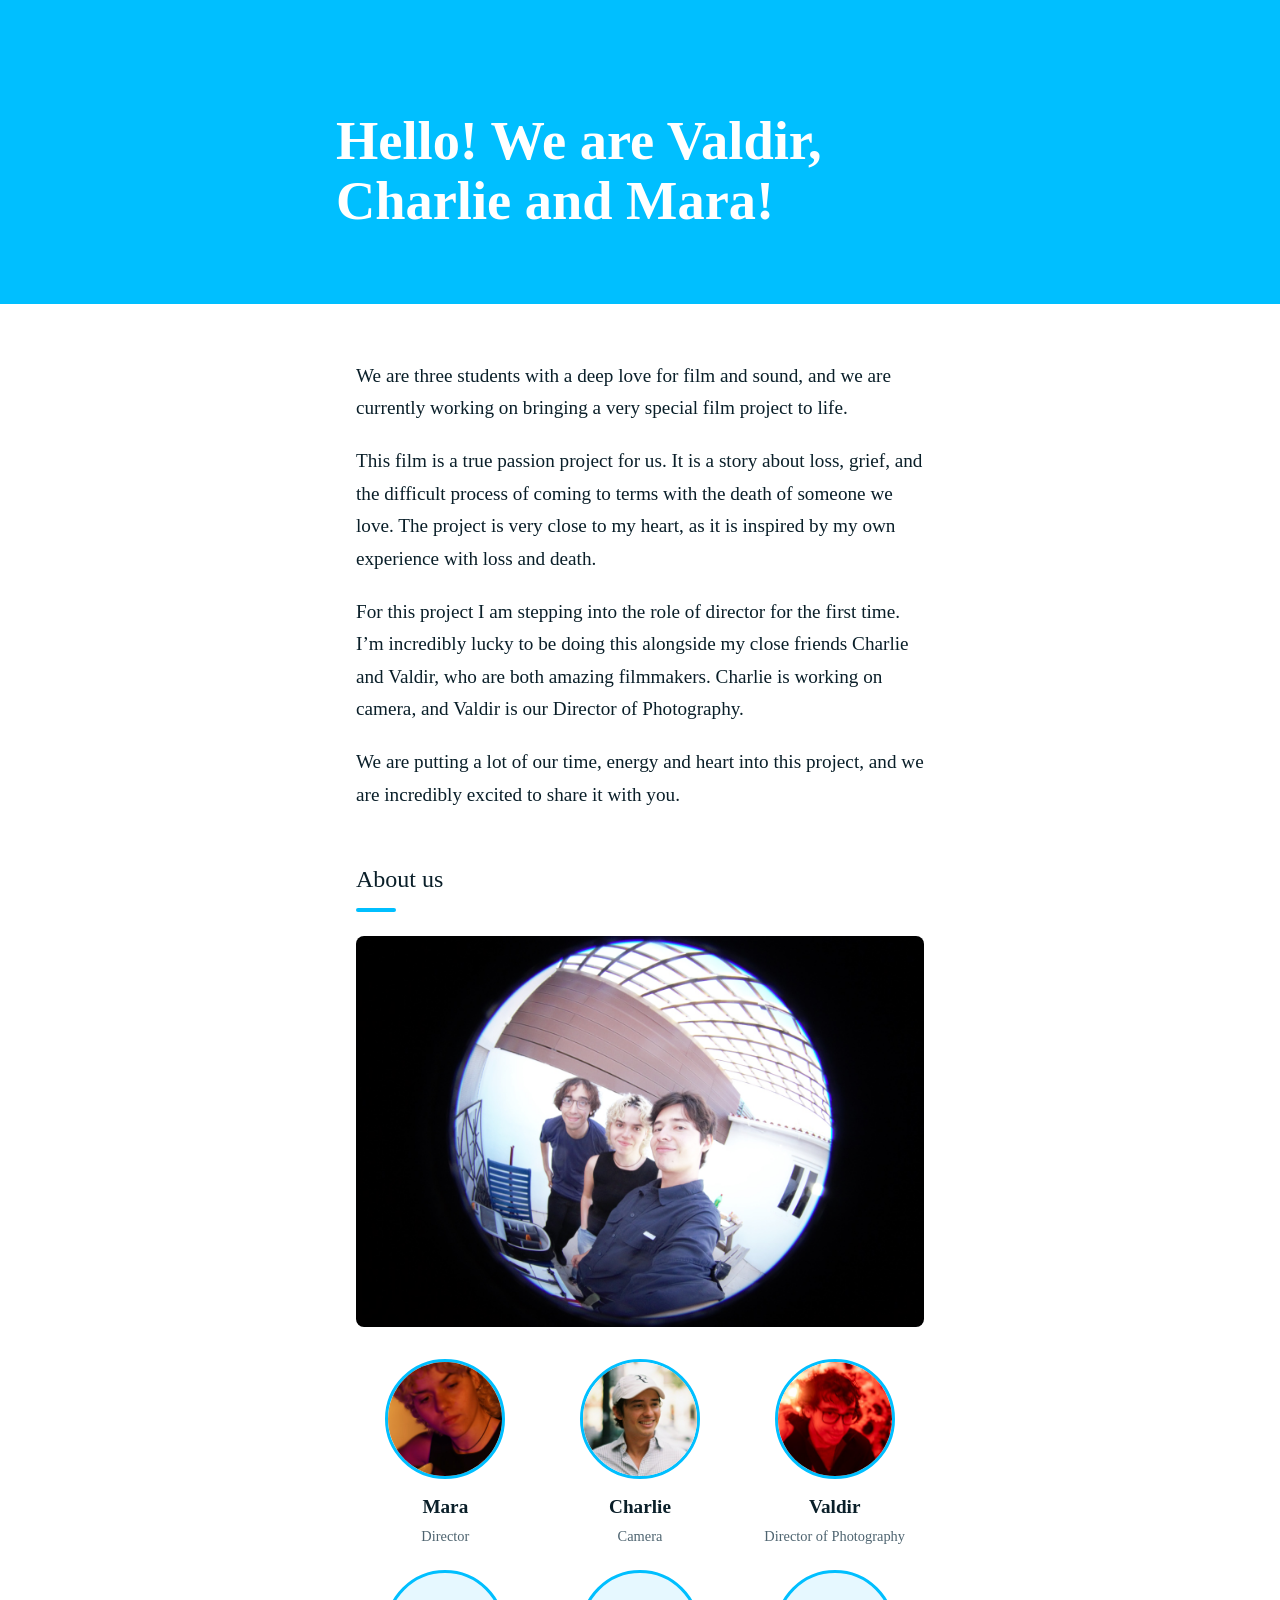
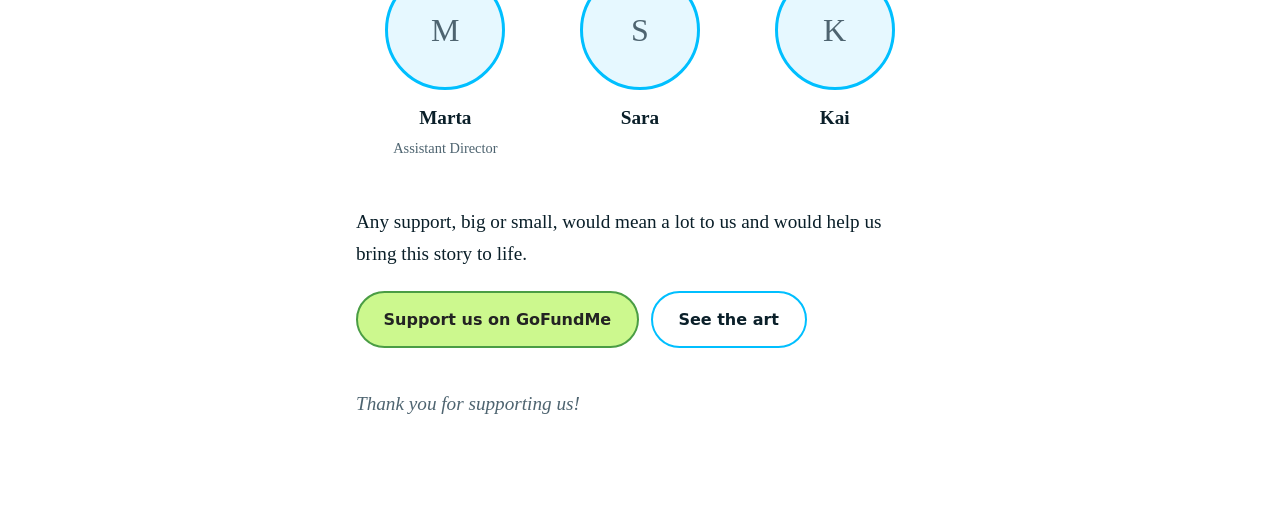
<file: index.html>
<!doctype html>
<html lang="en">
<head>
  <meta charset="utf-8">
  <meta name="viewport" content="width=device-width, initial-scale=1">
  <meta name="robots" content="noindex, nofollow">
  <meta name="theme-color" content="#00bfff">
  <title>Valdir, Charlie &amp; Mara</title>
  <style>
    /* Brand: white and deep sky blue. Text is navy ink: the blue is too
       light to carry text, and white on it only works big and bold. */
    :root {
      --white: #ffffff;
      --sky: #00bfff;
      --sky-tint: #e6f8ff;
      --ink: #0a1f29;
      --ink-soft: #4e6470;
    }

    * {
      box-sizing: border-box;
    }

    body {
      margin: 0;
      background: var(--white);
      color: var(--ink);
      font-family: Georgia, "Times New Roman", serif;
      font-size: clamp(1.05rem, 1rem + 0.3vw, 1.2rem);
      line-height: 1.7;
    }

    .hero {
      padding: clamp(3.5rem, 12vw, 7rem) 1.25rem clamp(2.5rem, 8vw, 4.5rem);
      background: var(--sky);
    }

    .hero h1,
    main {
      max-width: 38rem;
      margin-inline: auto;
    }

    .hero h1 {
      margin-block: 0;
      color: var(--white);
      font-size: clamp(2.2rem, 1.5rem + 3vw, 3.4rem);
      font-weight: bold;
      line-height: 1.1;
    }

    main {
      padding: clamp(2rem, 6vw, 3.5rem) 1.25rem clamp(2.5rem, 8vw, 4.5rem);
    }

    p {
      margin: 0 0 1.25rem;
    }

    .buttons {
      display: flex;
      flex-wrap: wrap;
      gap: 0.75rem;
      margin-top: 1rem;
    }

    .button {
      display: inline-block;
      padding: 0.8rem 1.6rem;
      border: 2px solid var(--sky);
      border-radius: 999px;
      background: var(--sky);
      color: var(--ink);
      font-family: system-ui, sans-serif;
      font-size: 1rem;
      font-weight: 600;
      text-decoration: none;
    }

    /* GoFundMe's brand colours, with their green as an edge on white. */
    .button.gofundme {
      border-color: rgb(74, 157, 68);
      background: rgb(204, 248, 142);
      color: rgb(35, 35, 35);
    }

    .button.gofundme:hover {
      background: rgb(224, 252, 184);
    }

    .button.secondary {
      background: transparent;
    }

    .button.secondary:hover {
      background: var(--sky-tint);
    }

    .button:focus-visible {
      outline: 2px solid var(--ink);
      outline-offset: 3px;
    }

    .about {
      margin: 3rem 0;
    }

    .about h2 {
      margin: 0 0 1.5rem;
      font-size: 1.5rem;
      font-weight: normal;
    }

    .about h2::after {
      content: "";
      display: block;
      width: 2.5rem;
      height: 4px;
      margin-top: 0.5rem;
      border-radius: 2px;
      background: var(--sky);
    }

    .group-photo {
      display: block;
      width: 100%;
      height: auto;
      margin-bottom: 2rem;
      border-radius: 0.5rem;
    }

    /* Two across on a phone, three on anything wider. */
    .team {
      display: grid;
      grid-template-columns: repeat(2, 1fr);
      gap: 1.5rem 1rem;
      margin: 0;
      padding: 0;
      list-style: none;
      text-align: center;
    }

    @media (min-width: 30rem) {
      .team {
        grid-template-columns: repeat(3, 1fr);
      }
    }

    .team li {
      display: grid;
      justify-items: center;
      align-content: start;
      gap: 0.25rem;
    }

    .pfp {
      display: block;
      width: min(100%, 7.5rem);
      aspect-ratio: 1;
      margin-bottom: 0.5rem;
      border: 3px solid var(--sky);
      border-radius: 50%;
      background: var(--sky-tint);
      object-fit: cover;
    }

    /* Someone without a photo yet: their initial. */
    .pfp-initial {
      display: grid;
      place-items: center;
      color: var(--ink-soft);
      font-size: 2rem;
    }

    .team span {
      color: var(--ink-soft);
      font-size: 0.9rem;
      line-height: 1.3;
    }

    .thanks {
      margin-top: 2.5rem;
      color: var(--ink-soft);
      font-style: italic;
    }
  </style>
</head>
<body>
  <header class="hero">
    <h1>Hello! We are Valdir, Charlie and Mara!</h1>
  </header>

  <main>
    <p>We are three students with a deep love for film and sound, and we are currently working on bringing a very special film project to life.</p>

    <p>This film is a true passion project for us. It is a story about loss, grief, and the difficult process of coming to terms with the death of someone we love. The project is very close to my heart, as it is inspired by my own experience with loss and death.</p>

    <p>For this project I am stepping into the role of director for the first time. I’m incredibly lucky to be doing this alongside my close friends Charlie and Valdir, who are both amazing filmmakers. Charlie is working on camera, and Valdir is our Director of Photography.</p>

    <p>We are putting a lot of our time, energy and heart into this project, and we are incredibly excited to share it with you.</p>

    <section class="about" aria-labelledby="about-title">
      <h2 id="about-title">About us</h2>
      <img class="group-photo" src="val-mara-charlie.jpg" alt="Valdir, Mara and Charlie" onerror="this.remove()">
      <ul class="team">
        <li>
          <img class="pfp" src="pfp-mara.jpg" alt="">
          <strong>Mara</strong>
          <span>Director</span>
        </li>
        <li>
          <img class="pfp" src="pfp-charlie.jpg" alt="">
          <strong>Charlie</strong>
          <span>Camera</span>
        </li>
        <li>
          <img class="pfp" src="pfp-valdir.jpg" alt="">
          <strong>Valdir</strong>
          <span>Director of Photography</span>
        </li>
        <li>
          <div class="pfp pfp-initial" aria-hidden="true">M</div>
          <strong>Marta</strong>
          <span>Assistant Director</span>
        </li>
        <li>
          <div class="pfp pfp-initial" aria-hidden="true">S</div>
          <strong>Sara</strong>
        </li>
        <li>
          <div class="pfp pfp-initial" aria-hidden="true">K</div>
          <strong>Kai</strong>
        </li>
      </ul>
    </section>

    <p>Any support, big or small, would mean a lot to us and would help us bring this story to life.</p>

    <div class="buttons">
      <a class="button gofundme" href="https://gofund.me/7ca5e6ca4">Support us on GoFundMe</a>
      <a class="button secondary" href="art.html">See the art</a>
    </div>

    <p class="thanks">Thank you for supporting us!</p>
  </main>
</body>
</html>
</file>
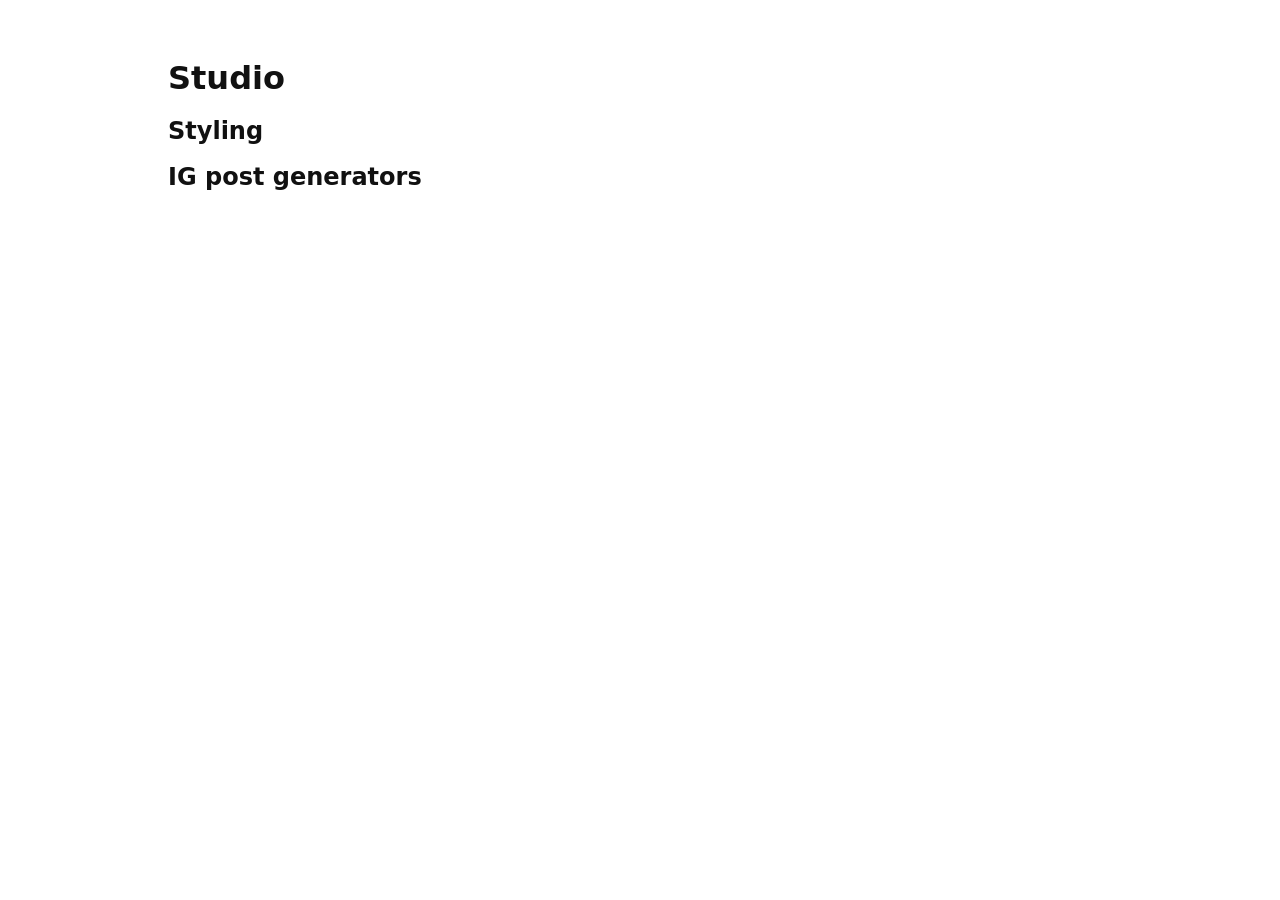
<file: site/studio/index.html>
<!doctype html>
<html lang="en">
<head>
  <meta charset="utf-8">
  <meta name="viewport" content="width=device-width, initial-scale=1">
  <!-- Internal site: every page stays out of search engines. This one is
       also unlisted, so never link to it. -->
  <meta name="robots" content="noindex, nofollow">
  <title>Studio · Mara</title>
  <link rel="stylesheet" href="../assets/css/base.css">
  <link rel="stylesheet" href="studio.css">
</head>
<body>
  <main>
    <h1>Studio</h1>

    <section id="styling">
      <h2>Styling</h2>
    </section>

    <section id="ig-posts">
      <h2>IG post generators</h2>
    </section>
  </main>
</body>
</html>
</file>
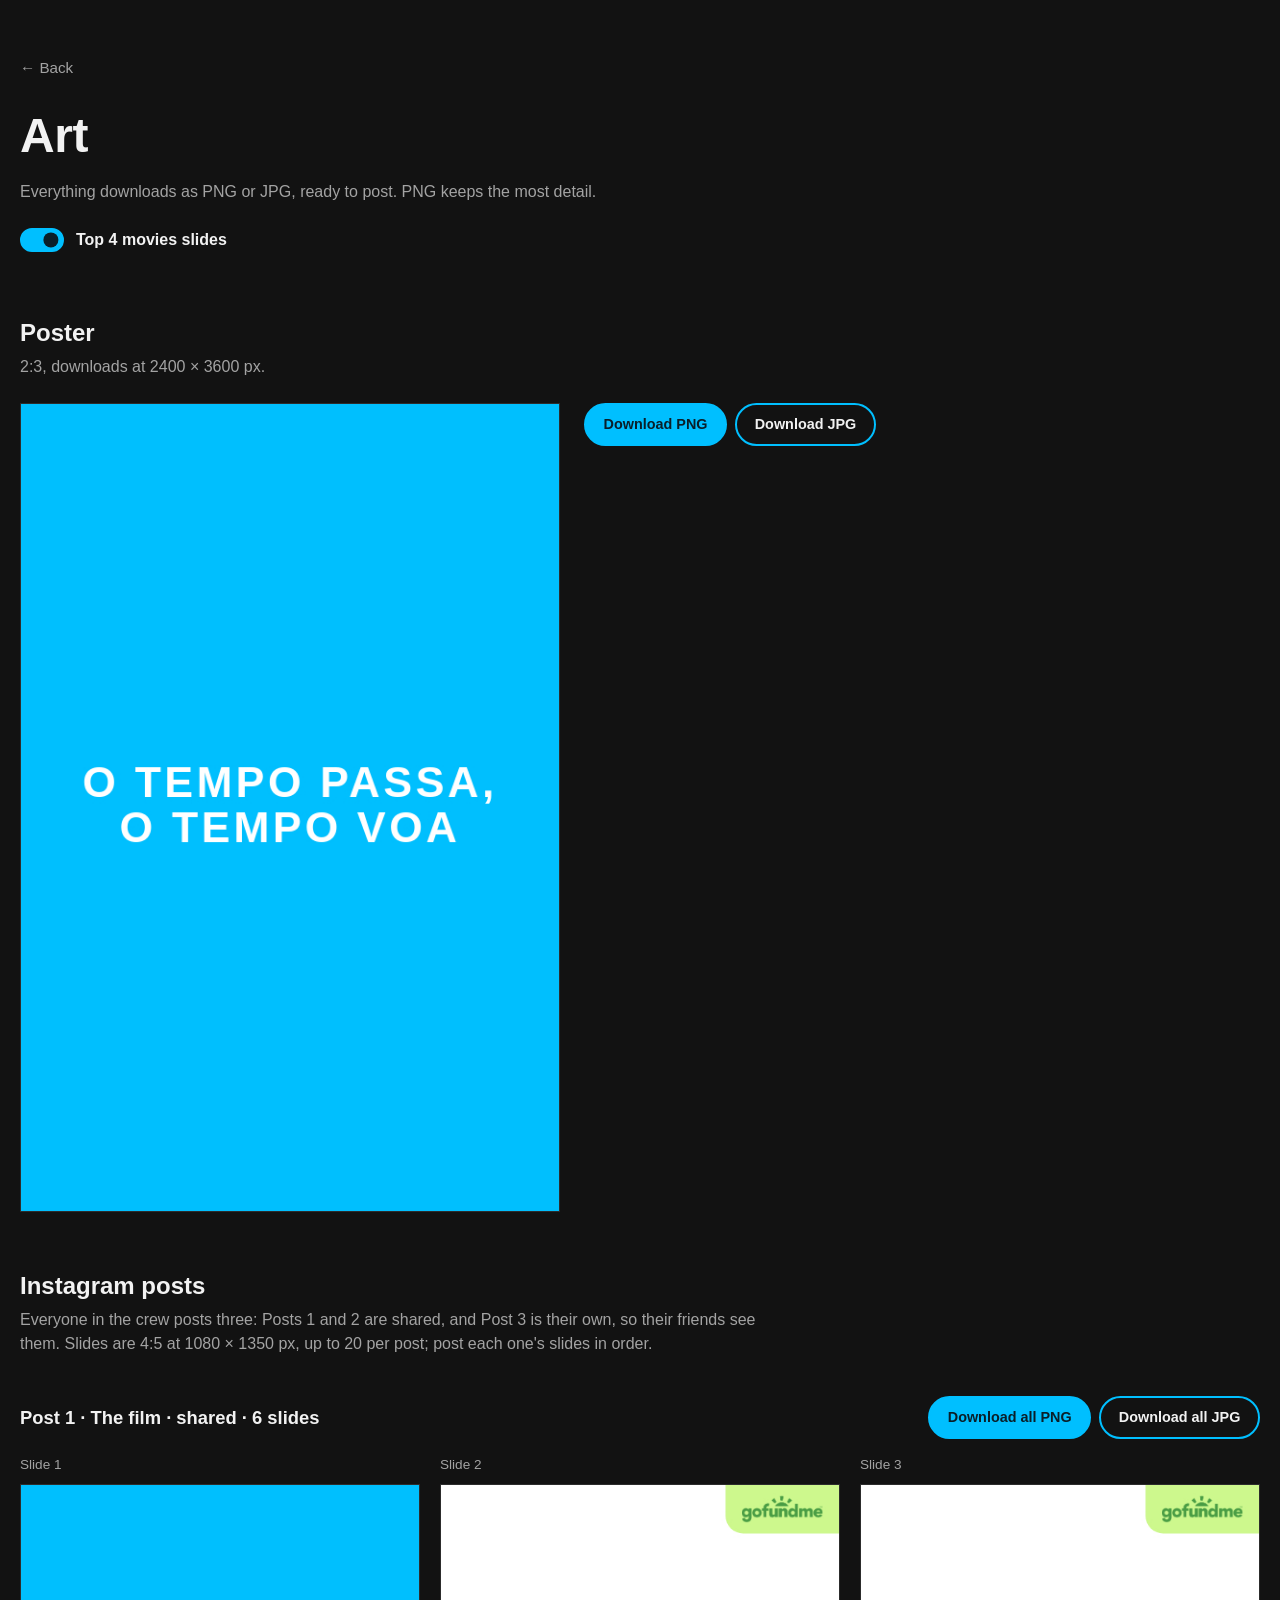
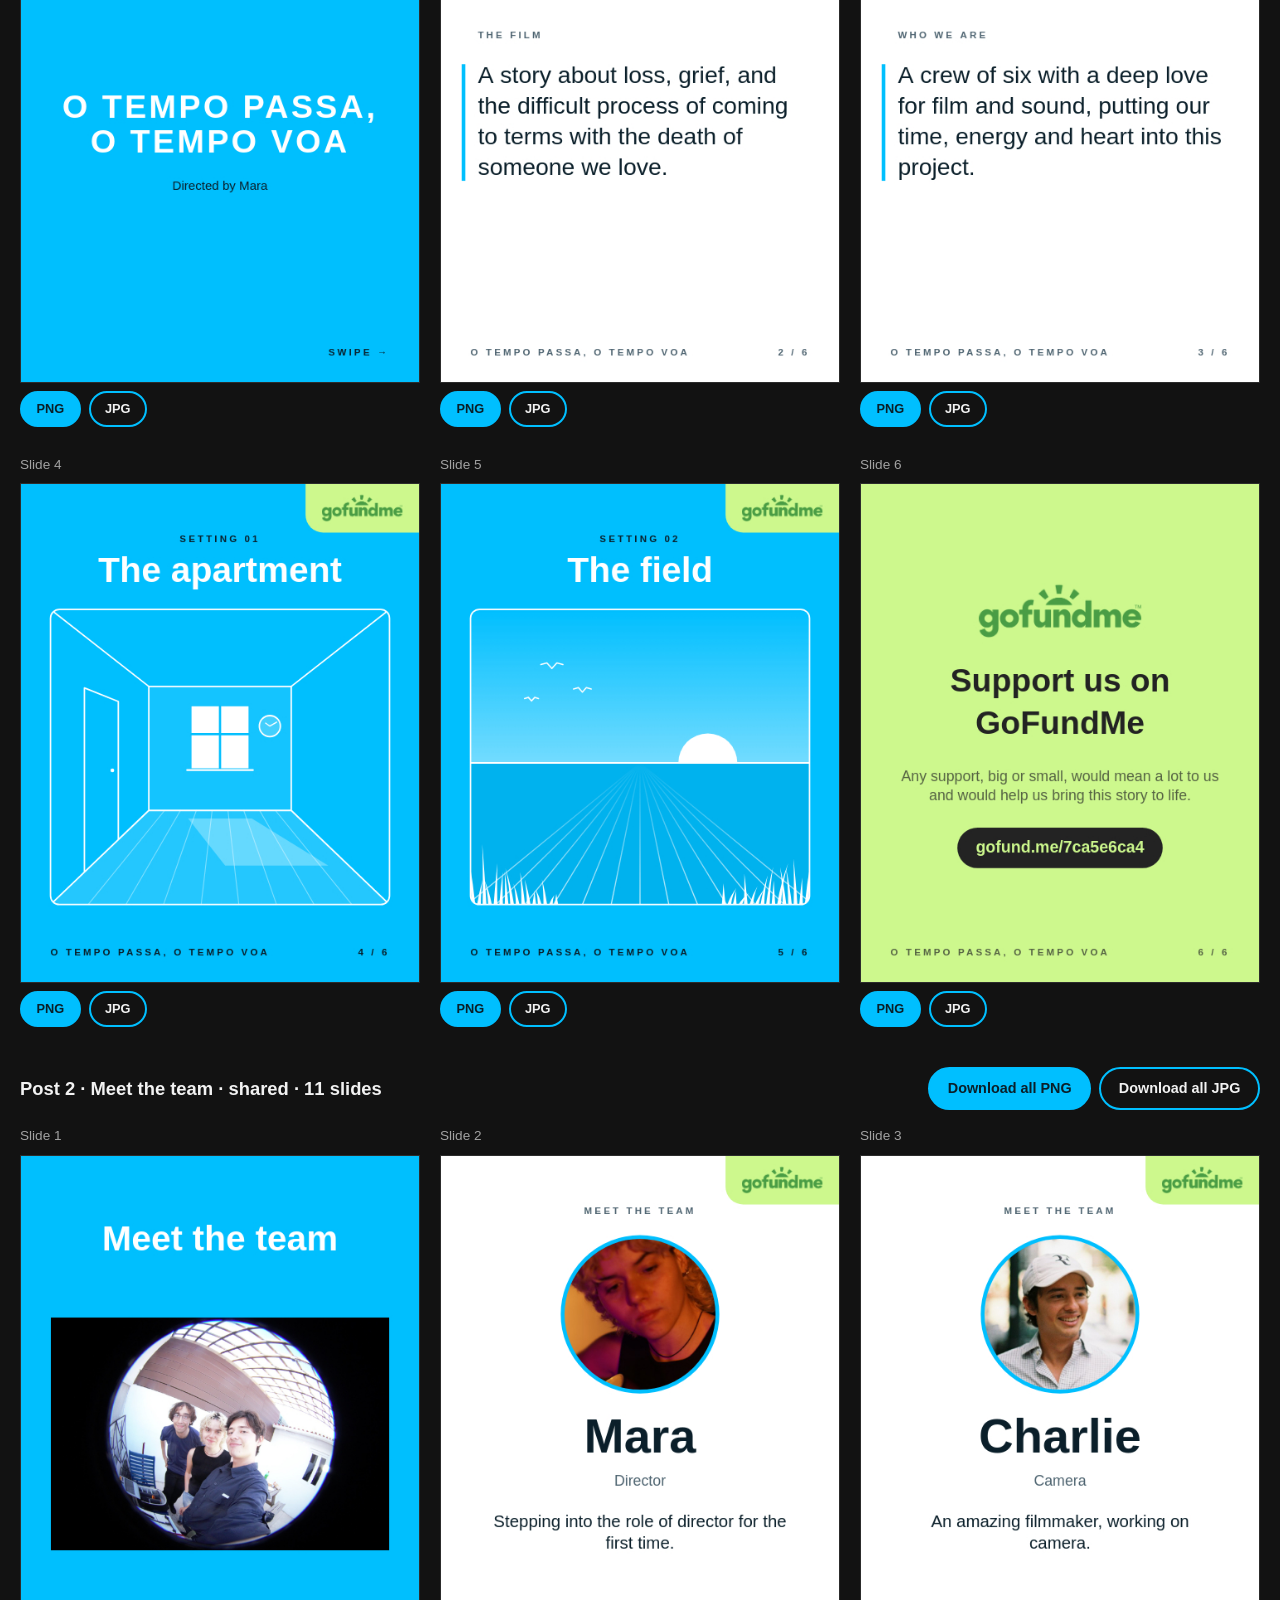
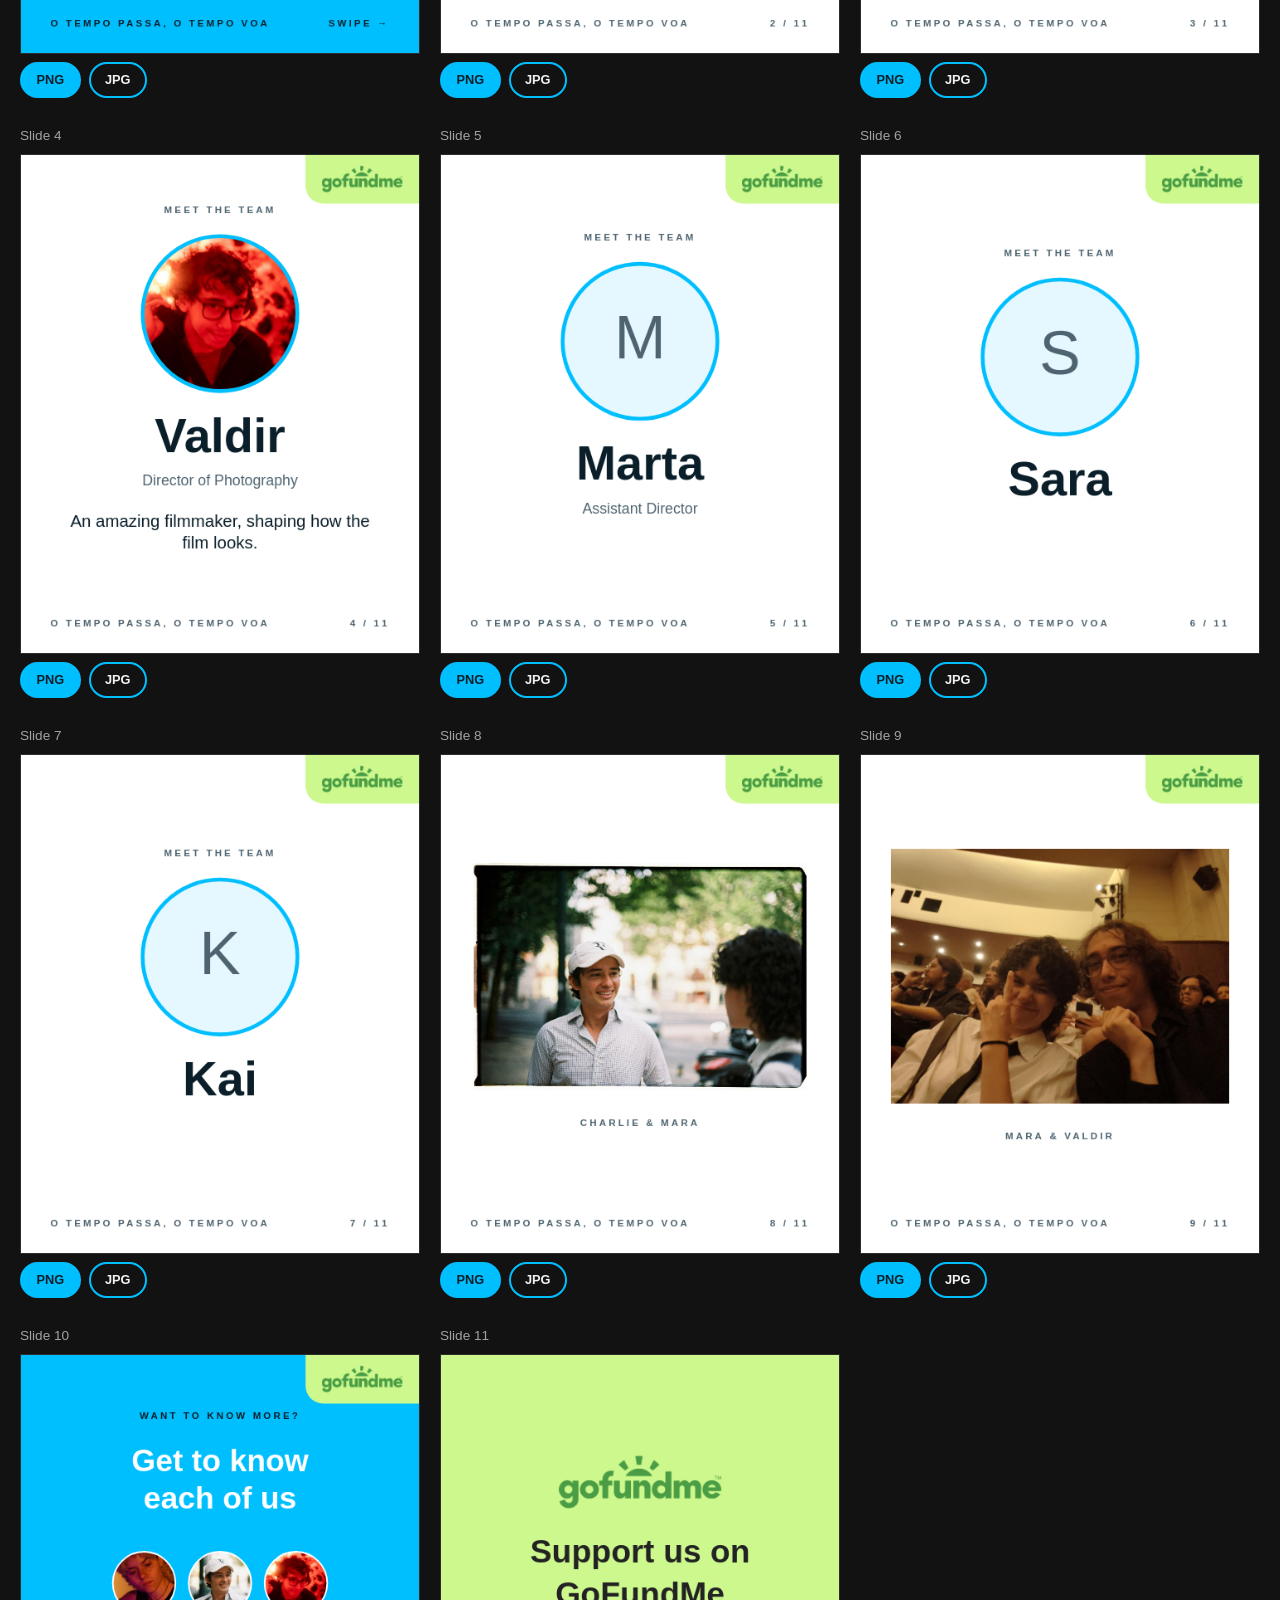
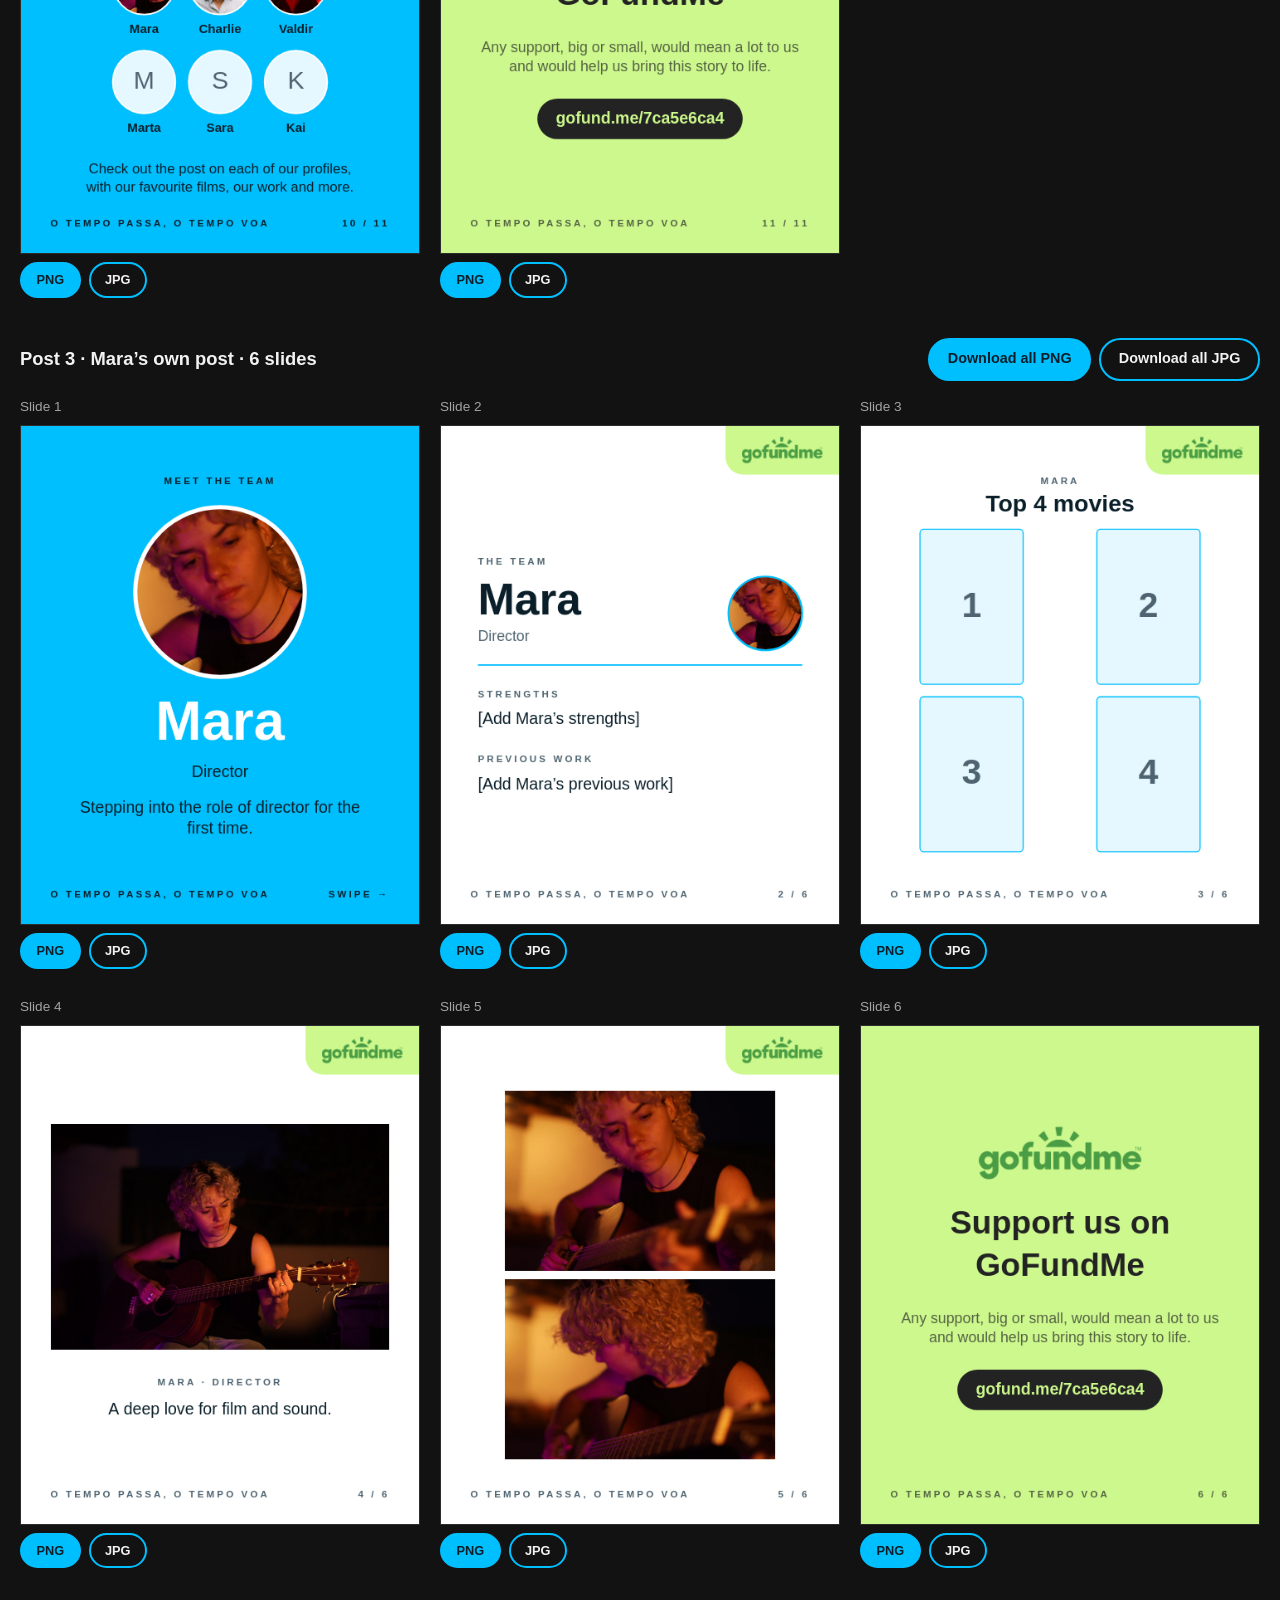
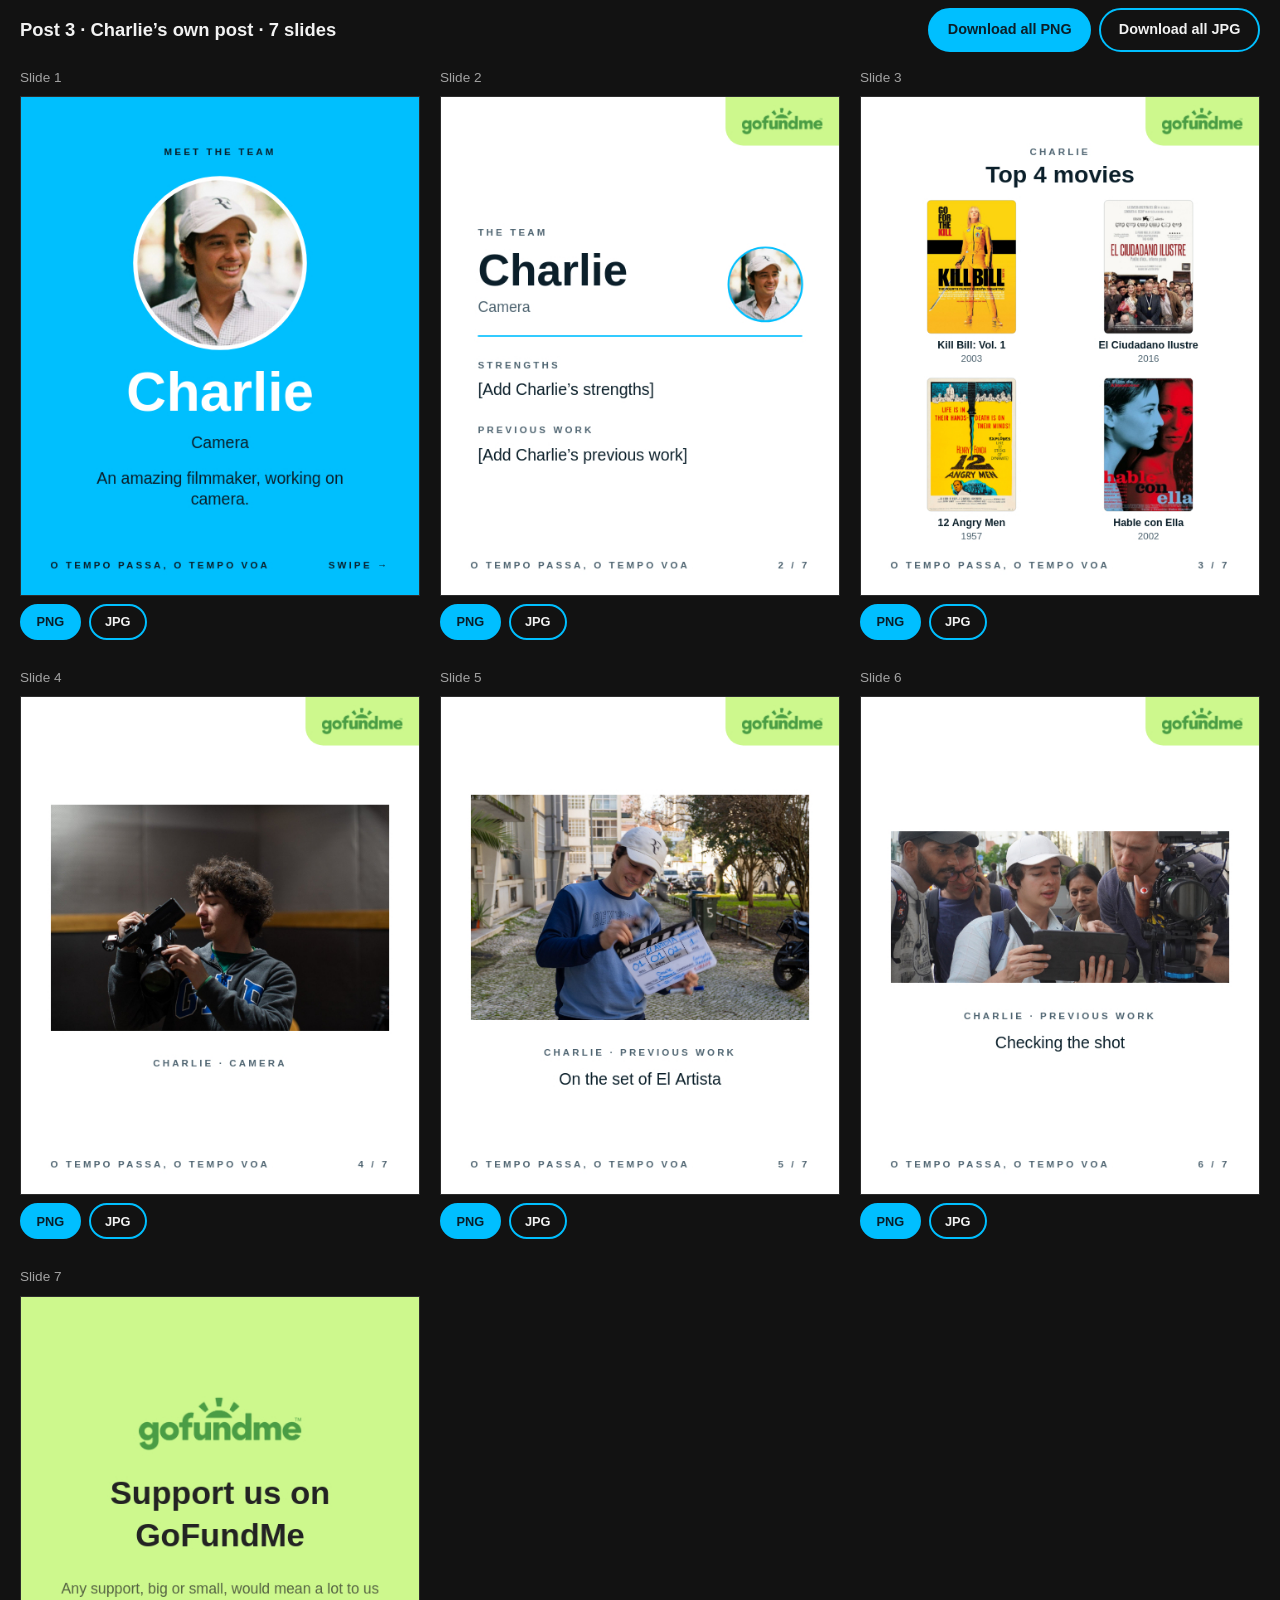
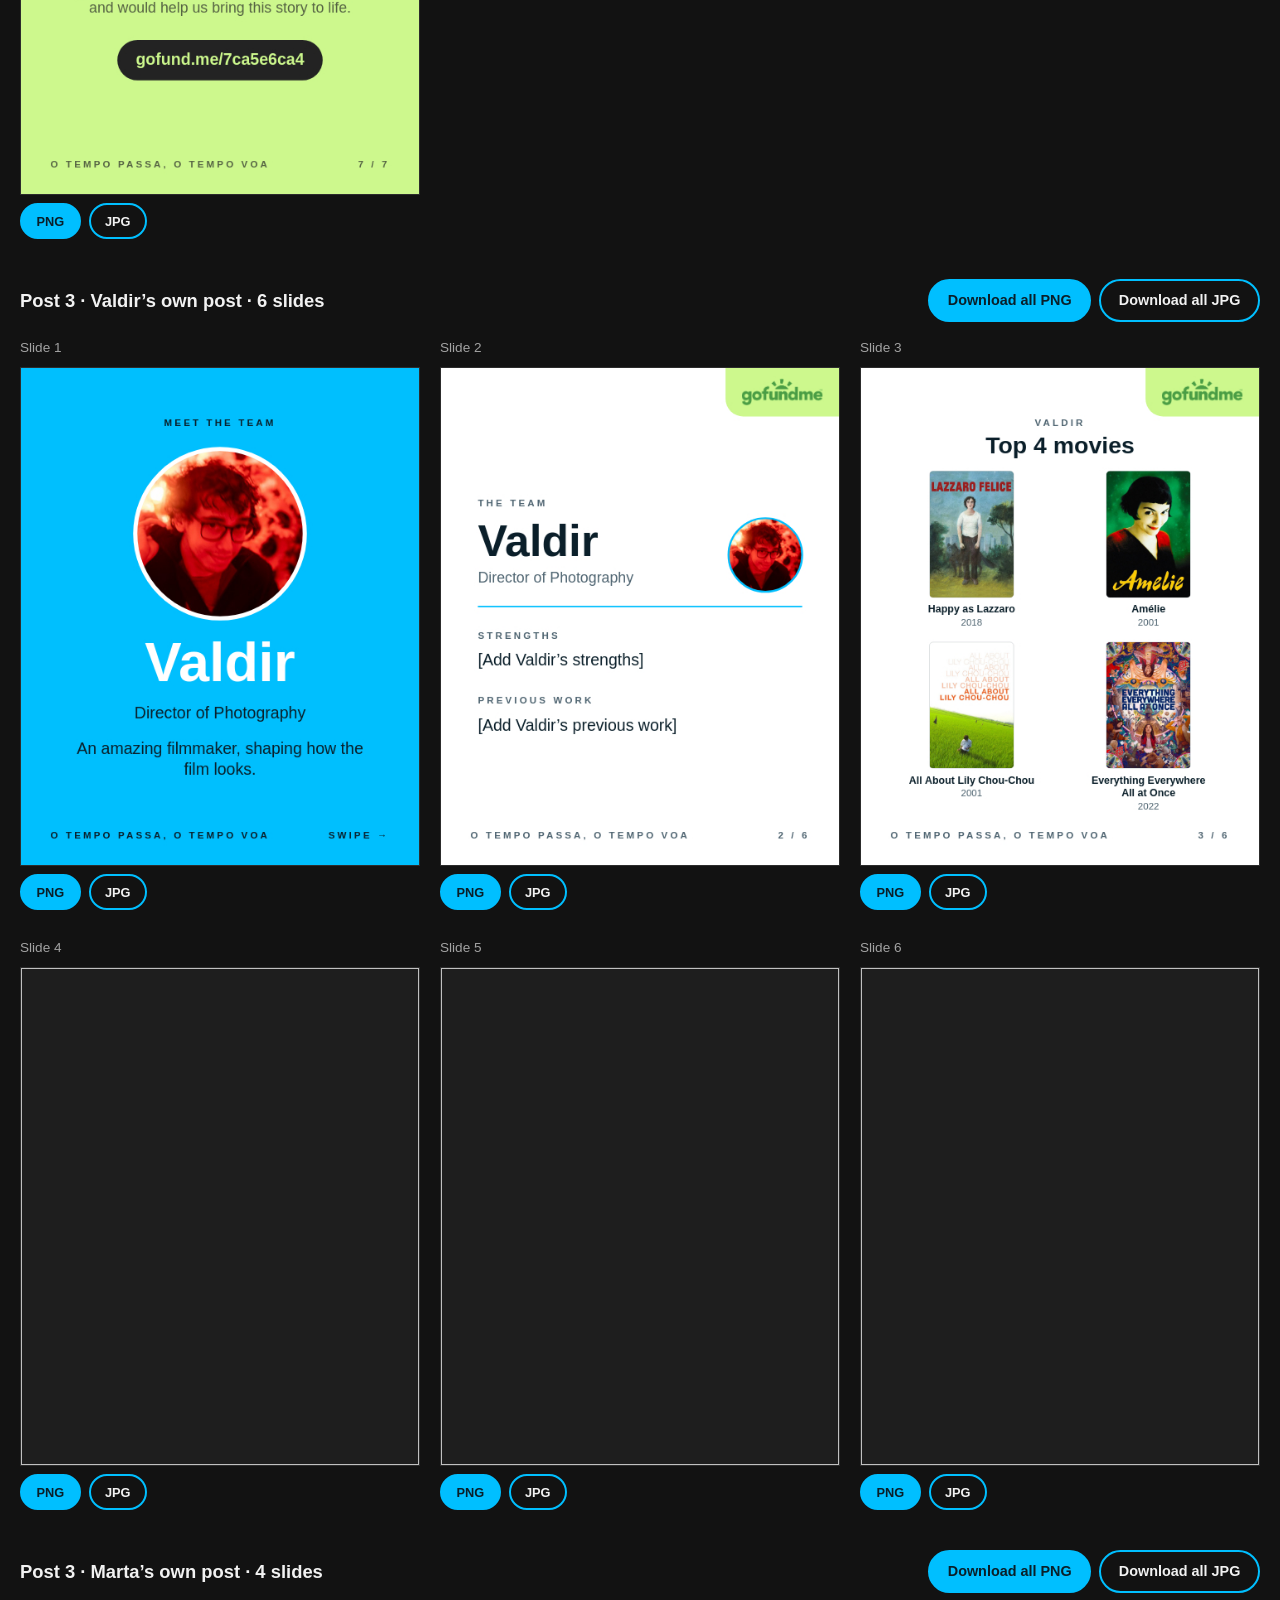
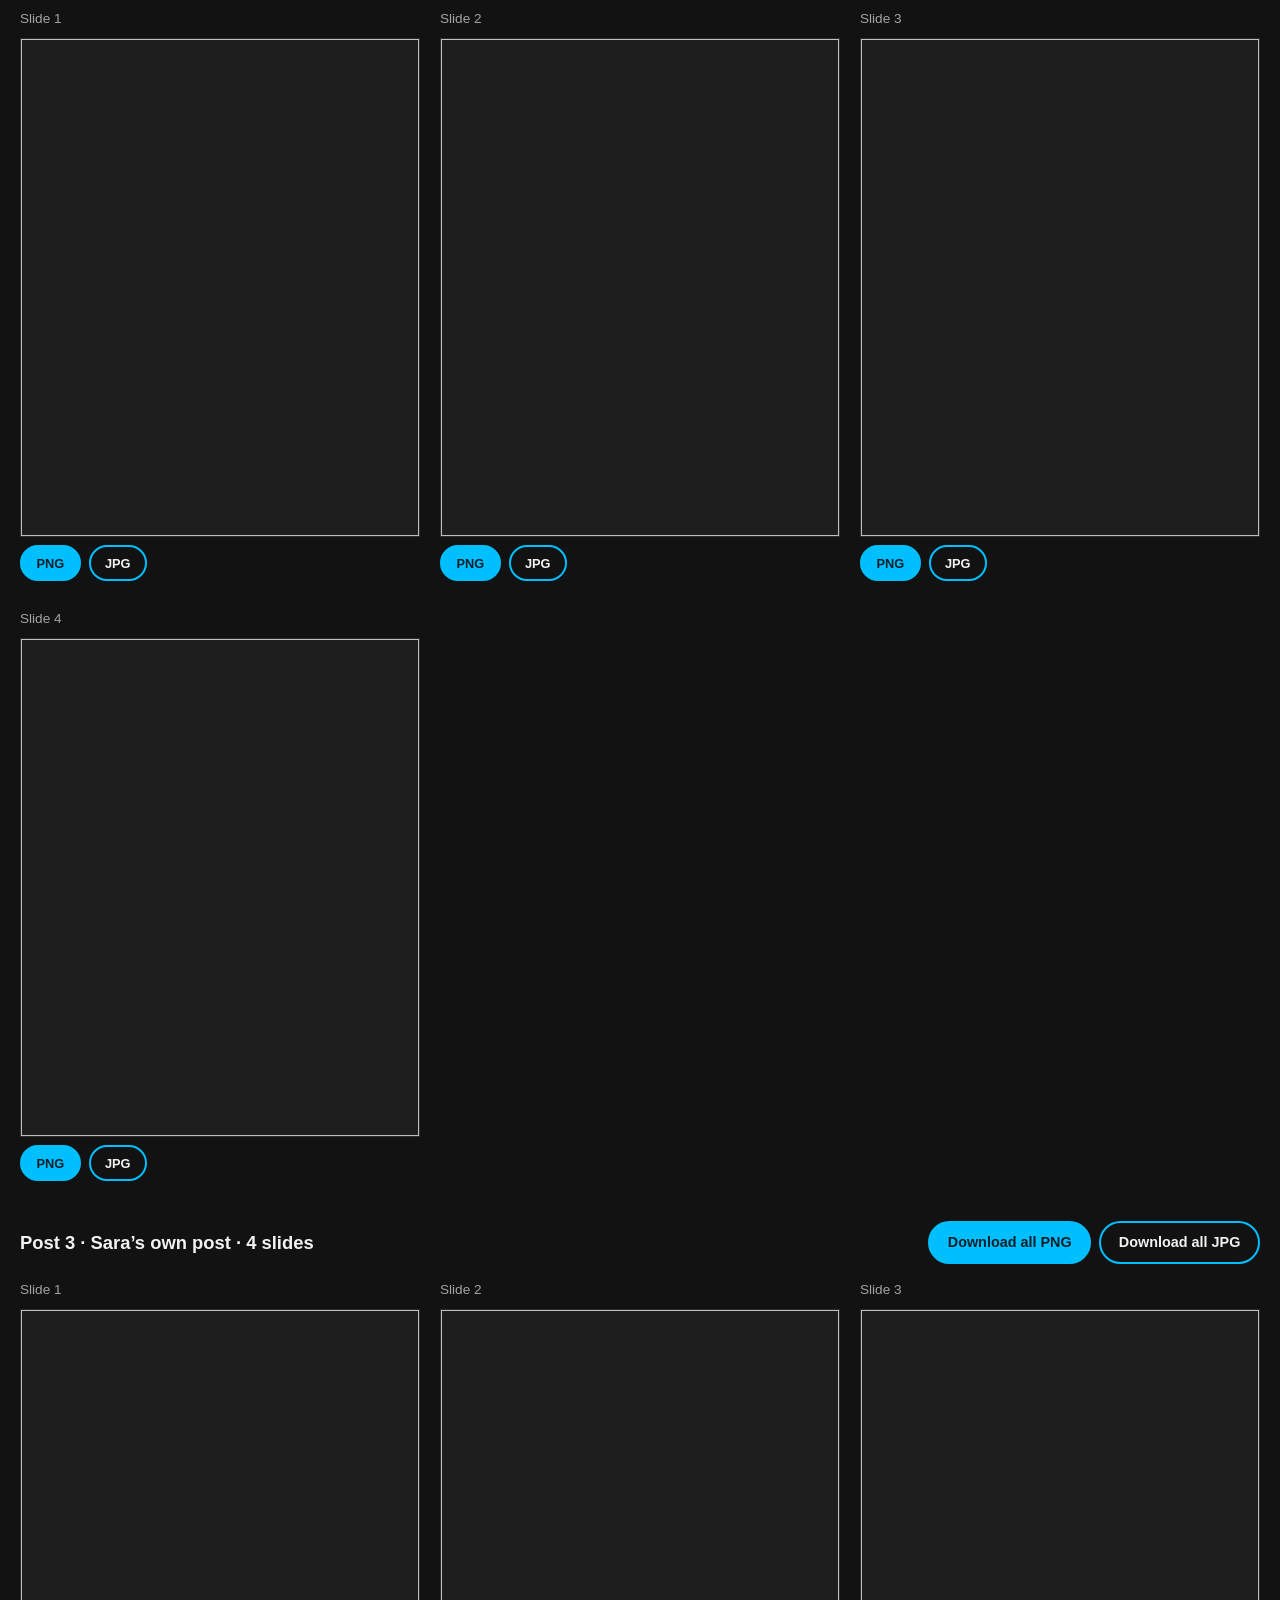
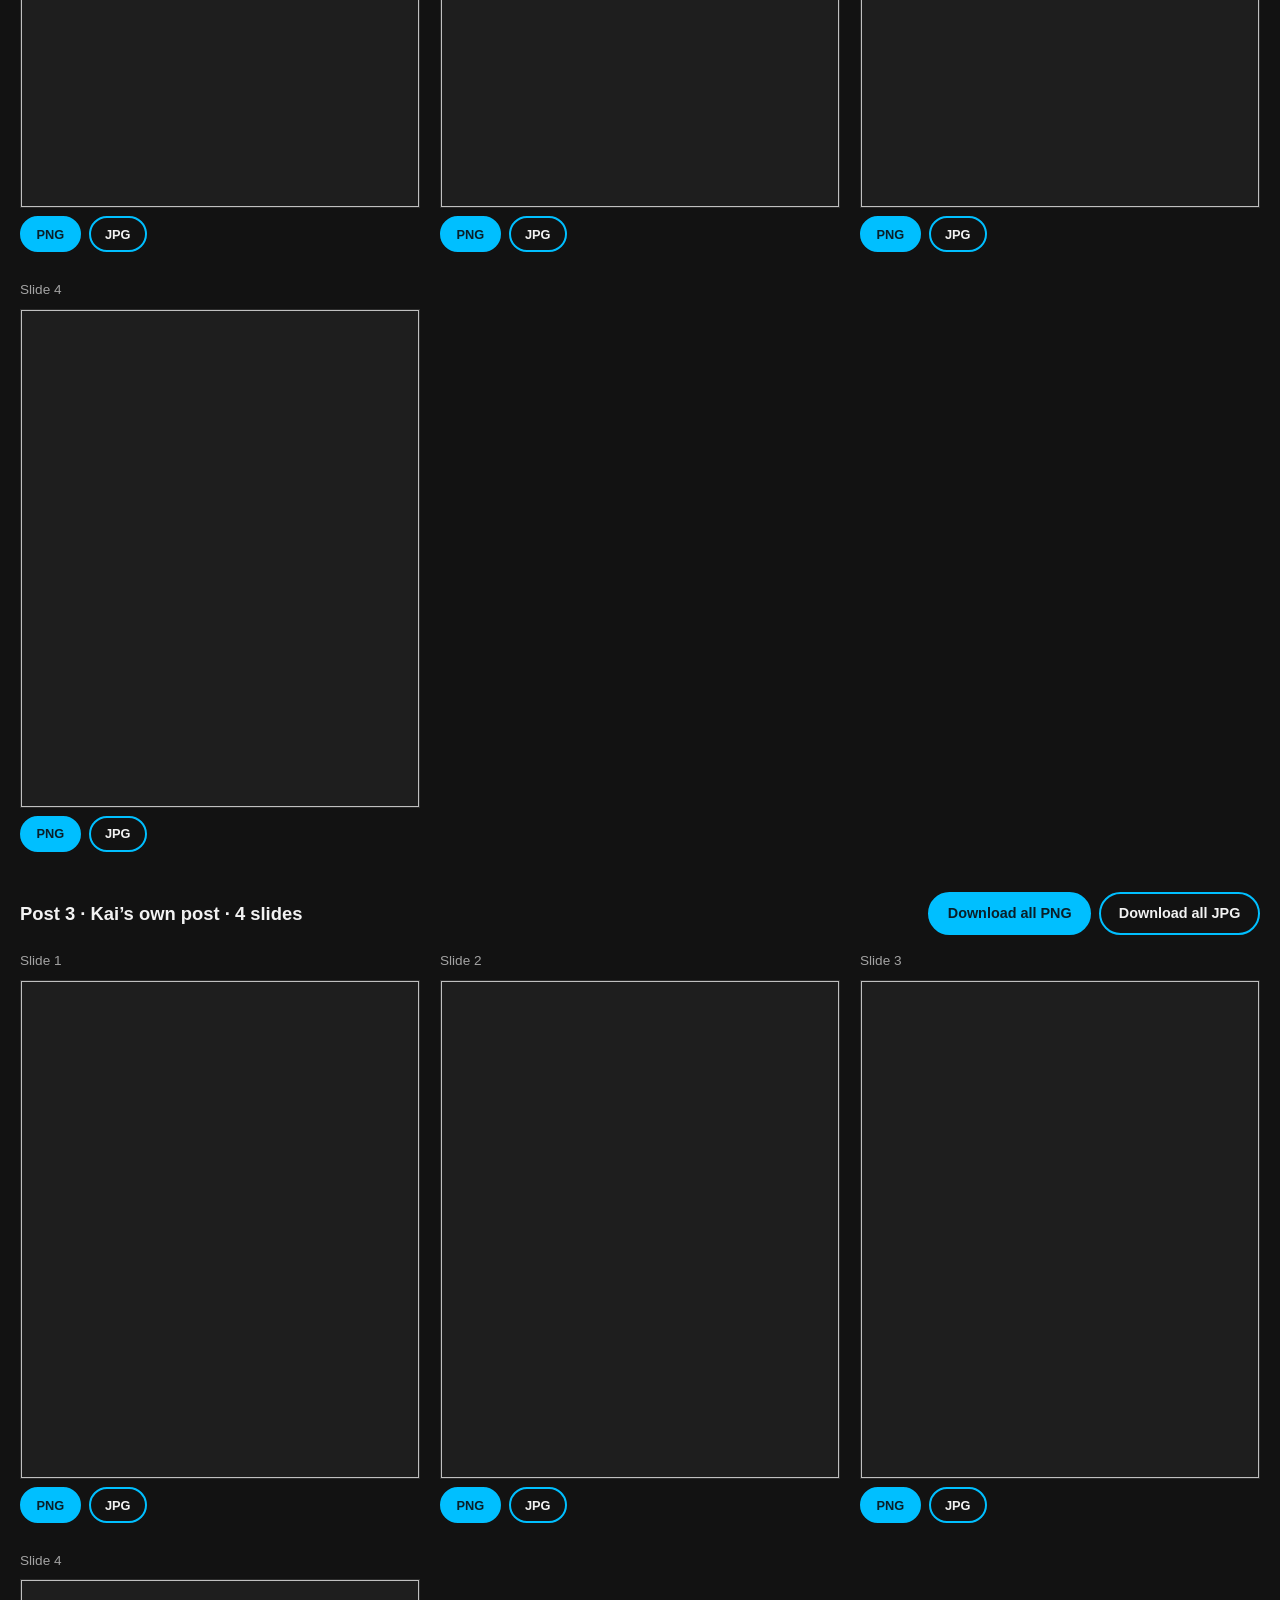
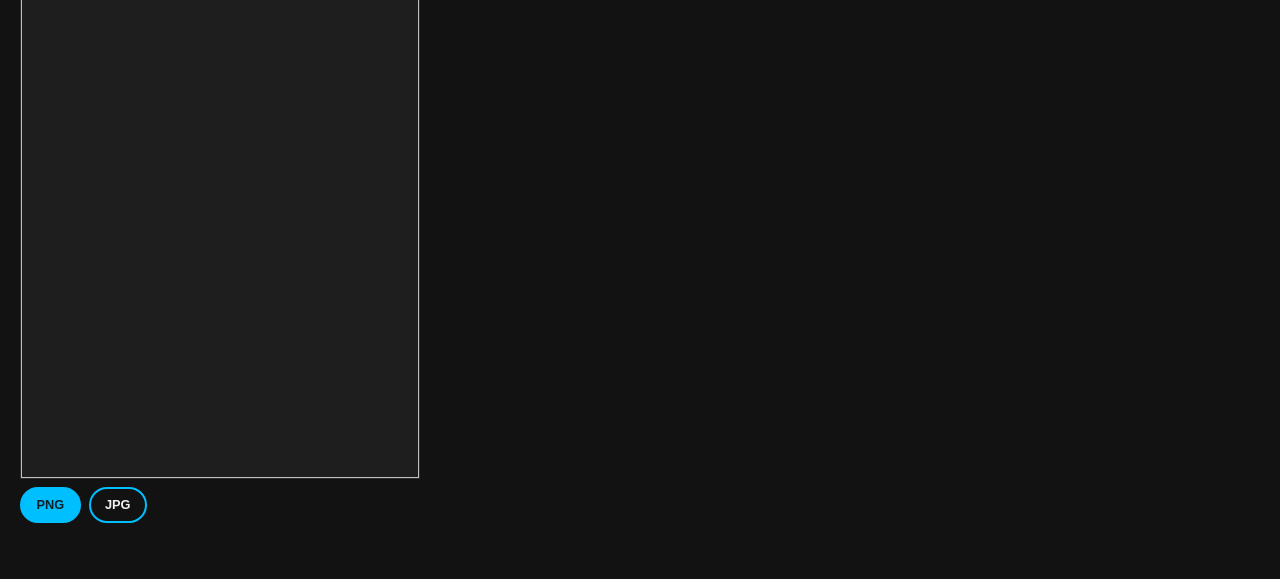
<file: art.html>
<!doctype html>
<html lang="en">
<head>
  <meta charset="utf-8">
  <meta name="viewport" content="width=device-width, initial-scale=1">
  <meta name="robots" content="noindex, nofollow">
  <title>Art · Valdir, Charlie &amp; Mara</title>
  <style>
    /* Dark and neutral, so the slides' own colours read true. */
    :root {
      color-scheme: dark;
      --bg: #121212;
      --line: #2c2c2c;
      --text: #f2f2f2;
      --muted: #a3a3a3;
      --sky: #00bfff;
      --ink: #0a1f29;
      --font: "Helvetica Neue", Helvetica, Arial, sans-serif;
    }

    * {
      box-sizing: border-box;
    }

    body {
      margin: 0;
      padding: clamp(1.5rem, 5vw, 3.5rem) 1.25rem;
      background: var(--bg);
      color: var(--text);
      font-family: var(--font);
      line-height: 1.5;
    }

    .back {
      color: var(--muted);
      font-size: 0.95rem;
      text-decoration: none;
    }

    .back:hover {
      color: var(--text);
    }

    h1 {
      margin: 1.25rem 0 0.5rem;
      font-size: clamp(2rem, 1.5rem + 2vw, 3rem);
      font-weight: 700;
      letter-spacing: -0.01em;
    }

    h2 {
      margin: 3.5rem 0 0.25rem;
      font-size: 1.5rem;
      font-weight: 700;
    }

    h3 {
      margin: 0;
      font-size: 1.15rem;
    }

    .intro,
    .hint {
      max-width: 48rem; /* the page is as wide as the window; the text stays readable */
      margin: 0 0 1.5rem;
      color: var(--muted);
    }

    /* An on/off switch: a hidden checkbox, shown as a track with a knob. */
    .switch {
      display: inline-flex;
      align-items: center;
      gap: 0.75rem;
      font-weight: 700;
      cursor: pointer;
    }

    .switch input {
      position: absolute;
      width: 1px;
      height: 1px;
      opacity: 0;
    }

    .track {
      position: relative;
      flex: none;
      width: 2.75rem;
      height: 1.5rem;
      border: 2px solid var(--sky);
      border-radius: 999px;
    }

    .track::before {
      content: "";
      position: absolute;
      top: 50%;
      left: 0.2rem;
      width: 0.95rem;
      height: 0.95rem;
      border-radius: 50%;
      background: var(--text);
      transform: translateY(-50%);
      transition: transform 0.15s;
    }

    .switch input:checked + .track {
      background: var(--sky);
    }

    .switch input:checked + .track::before {
      background: var(--ink);
      transform: translate(1.15rem, -50%);
    }

    .switch input:focus-visible + .track {
      outline: 2px solid var(--text);
      outline-offset: 3px;
    }

    .preview {
      display: block;
      width: 100%;
      height: auto;
      border: 1px solid var(--line);
      background: #1e1e1e;
      color: transparent; /* hides the alt text while the preview renders */
    }

    .poster {
      display: grid;
      gap: 1.5rem;
      align-items: start;
    }

    @media (min-width: 48rem) {
      .poster {
        /* As big as fits the screen's height (the poster is 2:3). */
        grid-template-columns: min(34rem, 60vh) 1fr;
      }
    }

    .carousel {
      margin-top: 2.5rem;
    }

    .carousel-head {
      display: flex;
      flex-wrap: wrap;
      align-items: center;
      justify-content: space-between;
      gap: 0.75rem;
      margin-bottom: 1rem;
    }

    /* As many per row as the window fits. */
    .slides {
      display: grid;
      grid-template-columns: repeat(auto-fill, minmax(min(21rem, 100%), 1fr));
      gap: 1.75rem 1.25rem;
    }

    .slide {
      display: grid;
      gap: 0.5rem;
      align-content: start;
    }

    .slide[hidden] {
      display: none;
    }

    .slide-number {
      color: var(--muted);
      font-size: 0.85rem;
    }

    .downloads {
      display: flex;
      flex-wrap: wrap;
      gap: 0.5rem;
    }

    button {
      padding: 0.55rem 1.1rem;
      border: 2px solid var(--sky);
      border-radius: 999px;
      background: var(--sky);
      color: var(--ink);
      font: inherit;
      font-size: 0.9rem;
      font-weight: 700;
      cursor: pointer;
    }

    button.secondary {
      background: transparent;
      color: var(--text);
    }

    button.small {
      padding: 0.4rem 0.9rem;
      font-size: 0.8rem;
    }

    button:hover {
      opacity: 0.85;
    }

    button:focus-visible {
      outline: 2px solid var(--text);
      outline-offset: 3px;
    }
  </style>
</head>
<body>
  <main>
    <a class="back" href="index.html">← Back</a>
    <h1>Art</h1>
    <p class="intro">Everything downloads as PNG or JPG, ready to post. PNG keeps the most detail.</p>
    <label class="switch">
      <input type="checkbox" role="switch" id="top4-switch" checked>
      <span class="track" aria-hidden="true"></span>
      Top 4 movies slides
    </label>

    <h2>Poster</h2>
    <p class="hint">2:3, downloads at 2400 × 3600 px.</p>
    <div class="poster" id="poster"></div>

    <h2>Instagram posts</h2>
    <p class="hint">Everyone in the crew posts three: Posts 1 and 2 are shared, and Post 3 is their own, so their friends see them. Slides are 4:5 at 1080 × 1350 px, up to 20 per post; post each one's slides in order.</p>
    <div id="carousels"></div>
  </main>

  <script>
    const FONT = '"Helvetica Neue", Helvetica, Arial, sans-serif';
    // Brand: white and deep sky blue. The blue is too light to carry text, so
    // text is navy ink, and white only for big titles on the blue.
    const COLORS = { white: '#ffffff', sky: '#00bfff', skyTint: '#e6f8ff', ink: '#0a1f29', inkSoft: '#4e6470' };
    // Slide types with a blue background; the rest are white.
    const ON_SKY = new Set(['cover', 'statement', 'photo', 'intro', 'profiles', 'setting']);
    // GoFundMe brand colours, used on the GoFundMe slide.
    const GOFUNDME = { green: 'rgb(74, 157, 68)', lime: 'rgb(204, 248, 142)', dark: 'rgb(35, 35, 35)', soft: 'rgb(35 35 35 / 0.7)' };
    const SLIDE = { width: 1080, height: 1350 };

    // Images load in the background; the previews render once they all have.
    const imageLoads = [];
    function loadImage(src) {
      const img = new Image();
      img.src = src;
      imageLoads.push(img.decode().catch(() => {})); // a missing photo shouldn't hold up the rest
      return img;
    }
    const ready = (img) => img.complete && img.naturalWidth > 0;

    const photo = loadImage('val-mara-charlie.jpg');
    const logo = loadImage('GoFund.png');

    // ---- Content ----------------------------------------------------------

    const SHARED = {
      title: 'O TEMPO PASSA, O TEMPO VOA',
      ctaHeading: 'Support us on GoFundMe',
      ctaText: 'Any support, big or small, would mean a lot to us and would help us bring this story to life.',
      link: 'gofund.me/7ca5e6ca4',
    };

    // The crew, in credits order. Everyone appears in Post 2 and gets their
    // own Post 3: a cover, their strengths & previous work, their top 4
    // movies, their photos and previous-work photos. photo is their square
    // face crop (shared with the homepage); anyone without one gets their
    // initial. topMovies lists up to 4 films: { poster, title, year }. An
    // empty role or line is simply left off the slides.
    const CREW = [
      {
        id: 'mara',
        name: 'Mara',
        role: 'Director',
        photo: 'pfp-mara.jpg',
        line: 'Stepping into the role of director for the first time.',
        photos: [
          { image: 'mara-1.jpg', caption: 'A deep love for film and sound.' },
          { image: ['mara-2.jpg', 'mara-3.jpg'], kicker: '' },
        ],
      },
      {
        id: 'charlie',
        name: 'Charlie',
        role: 'Camera',
        photo: 'pfp-charlie.jpg',
        line: 'An amazing filmmaker, working on camera.',
        photos: [{ image: 'charlie.jpg' }],
        workPhotos: [
          { image: 'clapperboard.jpg', caption: 'On the set of El Artista' },
          { image: 'monitor.jpg', caption: 'Checking the shot' },
        ],
        topMovies: [
          { poster: 'posters/kill-bill.jpg', title: 'Kill Bill: Vol. 1', year: 2003 },
          { poster: 'posters/el-ciudadano-ilustre.jpg', title: 'El Ciudadano Ilustre', year: 2016 },
          { poster: 'posters/12-angry-men.jpg', title: '12 Angry Men', year: 1957 },
          { poster: 'posters/hable-con-ella.jpg', title: 'Hable con Ella', year: 2002 },
        ],
      },
      {
        id: 'valdir',
        name: 'Valdir',
        role: 'Director of Photography',
        photo: 'pfp-valdir.jpg',
        line: 'An amazing filmmaker, shaping how the film looks.',
        photos: [{ image: 'red-sunflowers.jpg' }, { image: 'palm-balcony.jpg', kicker: 'Through Valdir’s lens' }],
        topMovies: [
          { poster: 'posters/lazzaro.jpg', title: 'Happy as Lazzaro', year: 2018 },
          { poster: 'posters/amelie.jpg', title: 'Amélie', year: 2001 },
          { poster: 'posters/lily.jpg', title: 'All About Lily Chou-Chou', year: 2001 },
          { poster: 'posters/everything.jpg', title: 'Everything Everywhere All at Once', year: 2022 },
        ],
      },
      { id: 'marta', name: 'Marta', role: 'Assistant Director', line: '' },
      { id: 'sara', name: 'Sara', role: '', line: '' },
      { id: 'kai', name: 'Kai', role: '', line: '' },
    ];
    const PORTRAITS = Object.fromEntries(CREW.filter((p) => p.photo).map((p) => [p.id, loadImage(p.photo)]));

    // The switch at the top of the page takes the Top 4 movies slides out of
    // everyone's own post. This device remembers the choice.
    let showTop4 = true;
    try {
      showTop4 = localStorage.getItem('top4') !== 'off';
    } catch {} // storage can be blocked; then they're simply shown
    const shown = (slide) => showTop4 || slide.type !== 'top4';

    // Everyone posts three: the two shared posts, then their own.
    const MAX_SLIDES = 20; // Instagram's limit for one carousel
    const carousels = [
      {
        id: 'film',
        file: 'post1-film',
        name: 'Post 1 · The film · shared',
        slides: [
          { type: 'cover', fields: { byline: 'Directed by Mara' } },
          {
            type: 'text',
            fields: {
              kicker: 'The film',
              text: 'A story about loss, grief, and the difficult process of coming to terms with the death of someone we love.',
            },
          },
          {
            type: 'text',
            fields: {
              kicker: 'Who we are',
              text: 'A crew of six with a deep love for film and sound, putting our time, energy and heart into this project.',
            },
          },
          // Where it happens: a drawing of each place (see SCENES).
          { type: 'setting', scene: 'apartment', fields: { kicker: 'Setting 01', heading: 'The apartment' } },
          { type: 'setting', scene: 'field', fields: { kicker: 'Setting 02', heading: 'The field' } },
          { type: 'cta' },
        ],
      },
      {
        id: 'team',
        file: 'post2-team',
        name: 'Post 2 · Meet the team · shared',
        slides: [
          { type: 'photo', fields: { heading: 'Meet the team' } },
          ...CREW.map((p) => ({ type: 'person', person: p.id, fields: { name: p.name, role: p.role, text: p.line } })),
          { type: 'picture', image: 'charlie-mara.jpg', fields: { kicker: 'Charlie & Mara', caption: '' } },
          { type: 'picture', image: 'mara-val.jpg', fields: { kicker: 'Mara & Valdir', caption: '' } },
          {
            type: 'profiles',
            fields: {
              kicker: 'Want to know more?',
              text: 'Get to know each of us',
              // Only promises films while the Top 4 slides are in the posts.
              get caption() {
                return `Check out the post on each of our profiles, with ${showTop4 ? 'our favourite films, ' : ''}our work and more.`;
              },
            },
          },
          { type: 'cta' },
        ],
      },
      // Each person's own post, for their friends.
      ...CREW.map((p) => ({
        id: p.id,
        file: `post3-${p.id}`,
        name: `Post 3 · ${p.name}’s own post`,
        slides: [
          { type: 'intro', person: p.id, fields: { name: p.name, role: p.role, text: p.line } },
          {
            type: 'profile',
            person: p.id,
            fields: {
              name: p.name,
              role: p.role,
              strengths: p.strengths ?? `[Add ${p.name}’s strengths]`,
              work: p.previousWork ?? `[Add ${p.name}’s previous work]`,
            },
          },
          {
            type: 'top4',
            image: (p.topMovies ?? []).map((film) => film.poster),
            films: p.topMovies ?? [],
            fields: { kicker: p.name, heading: 'Top 4 movies' },
          },
          ...(p.photos ?? []).map((shot, i) => ({
            type: 'picture',
            image: shot.image,
            fields: { kicker: shot.kicker ?? [p.name, p.role].filter(Boolean).join(' · '), caption: shot.caption ?? '' },
          })),
          ...(p.workPhotos ?? []).map((work, i) => ({
            type: 'picture',
            image: work.image,
            fields: { kicker: `${p.name} · Previous work`, caption: work.caption },
          })),
          { type: 'cta' },
        ],
      })),
    ];

    // ---- Drawing helpers --------------------------------------------------

    function setFont(ctx, weight, size, spacing = 0) {
      ctx.font = `${weight} ${size}px ${FONT}`;
      if ('letterSpacing' in ctx) ctx.letterSpacing = `${spacing}px`;
    }

    // Splits text into lines that fit maxWidth, keeping the user's line breaks.
    function wrap(ctx, text, maxWidth) {
      const lines = [];
      for (const paragraph of text.split('\n')) {
        let line = '';
        for (const word of paragraph.split(/\s+/).filter(Boolean)) {
          const next = line ? `${line} ${word}` : word;
          if (line && ctx.measureText(next).width > maxWidth) {
            lines.push(line);
            line = word;
          } else {
            line = next;
          }
        }
        lines.push(line);
      }
      return lines;
    }

    // Like wrap, but evens out the lines ("Everything Everywhere / All at Once",
    // not "Everything Everywhere All at / Once").
    function balancedWrap(ctx, text, maxWidth) {
      const count = wrap(ctx, text, maxWidth).length;
      if (count < 2) return wrap(ctx, text, maxWidth);
      let lo = maxWidth / count;
      let hi = maxWidth;
      while (hi - lo > 1) {
        const mid = (lo + hi) / 2;
        if (wrap(ctx, text, mid).length > count) lo = mid;
        else hi = mid;
      }
      return wrap(ctx, text, hi);
    }

    // Draws lines centred on cy. Returns the block's bottom edge.
    function drawLines(ctx, lines, x, cy, lineHeight, align = 'center') {
      ctx.textAlign = align;
      ctx.textBaseline = 'middle';
      const top = cy - (lines.length * lineHeight) / 2;
      lines.forEach((line, i) => ctx.fillText(line, x, top + lineHeight * (i + 0.5)));
      return top + lines.length * lineHeight;
    }

    // Biggest title size (up to maxSize) that fits maxWidth in at most maxLines.
    // Prefers one line per comma-separated phrase ("O TEMPO PASSA, / O TEMPO VOA")
    // unless that would make the type much smaller than wrapping by word.
    function fitTitle(ctx, text, maxWidth, maxSize, maxLines = 3) {
      const upper = text.toUpperCase();
      const phrases = upper.split(/,\s*/).map((p, i, all) => (i < all.length - 1 ? `${p},` : p));
      const fits = (lines) => lines.length <= maxLines &&
        Math.max(...lines.map((l) => ctx.measureText(l).width)) <= maxWidth;

      for (let size = maxSize; size > maxSize * 0.6; size *= 0.97) {
        setFont(ctx, 700, size, size * 0.08);
        if (phrases.length > 1 && fits(phrases)) return { size, lines: phrases };
      }

      let size = maxSize;
      let lines;
      for (; size > 12; size *= 0.94) {
        setFont(ctx, 700, size, size * 0.08);
        lines = wrap(ctx, upper, maxWidth);
        if (fits(lines)) break;
      }
      return { size, lines };
    }

    function drawTitle(ctx, text, cx, cy, maxWidth, maxSize, color = COLORS.white) {
      const { size, lines } = fitTitle(ctx, text, maxWidth, maxSize);
      ctx.fillStyle = color;
      return drawLines(ctx, lines, cx, cy, size * 1.05);
    }

    function background(ctx, w, h, color = COLORS.white) {
      ctx.fillStyle = color;
      ctx.fillRect(0, 0, w, h);
    }

    // Small, spaced-out capitals, shrunk to fit maxWidth.
    function smallCaps(ctx, text, x, y, s, align = 'center', maxWidth = Infinity, color = COLORS.inkSoft) {
      let size = 26 * s;
      setFont(ctx, 700, size, size * 0.27);
      while (size > 12 * s && ctx.measureText(text.toUpperCase()).width > maxWidth) {
        size *= 0.94;
        setFont(ctx, 700, size, size * 0.27);
      }
      ctx.fillStyle = color;
      drawLines(ctx, [text.toUpperCase()], x, y, size * 1.2, align);
    }

    // Title bottom-left, and "Swipe →" or "2 / 5" bottom-right.
    function footer(ctx, w, h, s, f, slide) {
      const y = h - 80 * s;
      const color = slide.type === 'cta' ? GOFUNDME.soft : ON_SKY.has(slide.type) ? COLORS.ink : COLORS.inkSoft;
      if (slide.type !== 'cover') smallCaps(ctx, f.title, 80 * s, y, s, 'left', w * 0.6, color);
      const counter = slide.index === 0 ? 'Swipe →' : `${slide.index + 1} / ${slide.total}`;
      smallCaps(ctx, counter, w - 80 * s, y, s, 'right', Infinity, color);
    }

    // Paragraph of text centred vertically on cy. Returns its top and bottom.
    function paragraph(ctx, text, x, cy, maxWidth, size, s, { weight = 400, align = 'center', color = COLORS.ink } = {}) {
      setFont(ctx, weight, size * s);
      ctx.fillStyle = color;
      const lines = wrap(ctx, text, maxWidth);
      const lineHeight = size * 1.3 * s;
      const bottom = drawLines(ctx, lines, x, cy, lineHeight, align);
      return { top: bottom - lines.length * lineHeight, bottom };
    }

    // Fills a box with an image, trimming what sticks out: for posters, whose
    // proportions vary a little.
    function drawCover(ctx, img, x, y, w, h) {
      const k = Math.max(w / img.naturalWidth, h / img.naturalHeight);
      const sw = w / k;
      const sh = h / k;
      ctx.drawImage(img, (img.naturalWidth - sw) / 2, (img.naturalHeight - sh) / 2, sw, sh, x, y, w, h);
    }

    // The person's round photo in a blue ring, or their initial until there is one.
    function avatar(ctx, person, name, cx, cy, r, s, ring = COLORS.sky) {
      const img = PORTRAITS[person];
      ctx.save();
      ctx.beginPath();
      ctx.arc(cx, cy, r, 0, Math.PI * 2);
      if (img && ready(img)) {
        ctx.clip();
        ctx.drawImage(img, cx - r, cy - r, r * 2, r * 2);
      } else {
        ctx.fillStyle = COLORS.skyTint;
        ctx.fill();
        setFont(ctx, 400, r * 0.8);
        ctx.fillStyle = COLORS.inkSoft;
        drawLines(ctx, [name.trim().charAt(0).toUpperCase()], cx, cy, r);
      }
      ctx.restore();
      ctx.beginPath();
      ctx.arc(cx, cy, r, 0, Math.PI * 2);
      ctx.lineWidth = Math.max(4 * s, r * 0.05);
      ctx.strokeStyle = ring;
      ctx.stroke();
    }

    // ---- Scenes ------------------------------------------------------------
    // The film's settings, drawn in white lines on the blue like a shot in
    // one-point perspective. Each fills the box { x, y, w, h }.

    // White lines, each a list of [x, y] points.
    function strokeLines(ctx, lines, width, alpha = 1) {
      ctx.strokeStyle = `rgb(255 255 255 / ${alpha})`;
      ctx.lineWidth = width;
      ctx.lineCap = 'round';
      ctx.lineJoin = 'round';
      ctx.beginPath();
      for (const points of lines) points.forEach(([px, py], i) => (i ? ctx.lineTo(px, py) : ctx.moveTo(px, py)));
      ctx.stroke();
    }

    function fillShape(ctx, points, color) {
      ctx.fillStyle = color;
      ctx.beginPath();
      points.forEach(([px, py], i) => (i ? ctx.lineTo(px, py) : ctx.moveTo(px, py)));
      ctx.closePath();
      ctx.fill();
    }

    const SCENES = {
      // An empty room: light through the window, a clock on the wall.
      apartment(ctx, { x, y, w, h }, s) {
        const vp = [x + w / 2, y + h * 0.45]; // eye level, where the lines meet
        const back = 0.42; // the back wall's size, as a share of the frame
        // A point on the frame, pushed back to depth d (1 is the frame, back the back wall).
        const at = (px, py, d) => [vp[0] + (px - vp[0]) * d, vp[1] + (py - vp[1]) * d];
        const floor = y + h;
        const [bx, by] = at(x, y, back);
        const bw = w * back;
        const bh = h * back;

        fillShape(ctx, [[x, floor], [x + w, floor], [bx + bw, by + bh], [bx, by + bh]], 'rgb(255 255 255 / 0.14)');
        fillShape(ctx, [[bx, by], [bx + bw, by], [bx + bw, by + bh], [bx, by + bh]], 'rgb(255 255 255 / 0.08)');
        const boards = [];
        for (let i = 1; i < 9; i++) boards.push([[x + (w * i) / 9, floor], at(x + (w * i) / 9, floor, back)]);
        strokeLines(ctx, boards, 2.5 * s, 0.4);

        // The window, and its light on the floor, falling towards us.
        const win = { w: bw * 0.4, h: bh * 0.5 };
        win.x = bx + (bw - win.w) / 2;
        win.y = by + bh * 0.16;
        const lx0 = vp[0] + (win.x - vp[0]) / back; // the window's sides, brought out to the frame
        const lx1 = lx0 + win.w / back;
        const drift = w * 0.22;
        fillShape(ctx, [
          at(lx0, floor, back + 0.05), at(lx1, floor, back + 0.05),
          at(lx1 + drift, floor, back + 0.34), at(lx0 + drift, floor, back + 0.34),
        ], 'rgb(255 255 255 / 0.3)');
        ctx.fillStyle = COLORS.white;
        ctx.fillRect(win.x, win.y, win.w, win.h);
        ctx.strokeStyle = COLORS.sky;
        ctx.lineWidth = 6 * s;
        ctx.beginPath();
        ctx.moveTo(win.x + win.w / 2, win.y);
        ctx.lineTo(win.x + win.w / 2, win.y + win.h);
        ctx.moveTo(win.x, win.y + win.h * 0.45);
        ctx.lineTo(win.x + win.w, win.y + win.h * 0.45);
        ctx.stroke();
        strokeLines(ctx, [[[win.x - 12 * s, win.y + win.h + 5 * s], [win.x + win.w + 12 * s, win.y + win.h + 5 * s]]], 5 * s);

        // The room's edges, and a door in the left wall.
        strokeLines(ctx, [
          [[x, y], [bx, by]], [[x + w, y], [bx + bw, by]],
          [[x, floor], [bx, by + bh]], [[x + w, floor], [bx + bw, by + bh]],
          [[bx, by], [bx + bw, by], [bx + bw, by + bh], [bx, by + bh], [bx, by]],
          [at(x, floor, 0.8), at(x, floor - h * 0.78, 0.8), at(x, floor - h * 0.78, 0.6), at(x, floor, 0.6)],
        ], 4 * s);
        const [kx, ky] = at(x, floor - h * 0.4, 0.635);
        ctx.fillStyle = COLORS.white;
        ctx.beginPath();
        ctx.arc(kx, ky, 5 * s, 0, Math.PI * 2);
        ctx.fill();

        // The clock, at ten past ten.
        const clock = { x: bx + bw * 0.85, y: by + bh * 0.32, r: bh * 0.085 };
        const hand = (turns, length) => [clock.x + Math.sin(turns * 2 * Math.PI) * length, clock.y - Math.cos(turns * 2 * Math.PI) * length];
        ctx.beginPath();
        ctx.arc(clock.x, clock.y, clock.r, 0, Math.PI * 2);
        ctx.fillStyle = 'rgb(255 255 255 / 0.2)';
        ctx.fill();
        ctx.strokeStyle = COLORS.white;
        ctx.lineWidth = 4 * s;
        ctx.stroke();
        strokeLines(ctx, [[hand(10 / 12 + 10 / 720, clock.r * 0.5), [clock.x, clock.y], hand(10 / 60, clock.r * 0.75)]], 3 * s);
      },

      // Open ground to the horizon, a low sun, birds flying: "o tempo voa".
      field(ctx, { x, y, w, h }, s) {
        const horizon = y + h * 0.52;
        const sky = ctx.createLinearGradient(0, y, 0, horizon);
        sky.addColorStop(0, 'rgb(255 255 255 / 0)');
        sky.addColorStop(1, 'rgb(255 255 255 / 0.45)');
        ctx.fillStyle = sky;
        ctx.fillRect(x, y, w, horizon - y);
        ctx.fillStyle = COLORS.white;
        ctx.beginPath();
        ctx.arc(x + w * 0.7, horizon, h * 0.1, Math.PI, 0); // half set
        ctx.fill();

        ctx.fillStyle = 'rgb(10 31 41 / 0.08)';
        ctx.fillRect(x, horizon, w, y + h - horizon);
        // Furrows running to the horizon, fading into the distance.
        const fade = ctx.createLinearGradient(0, horizon, 0, y + h);
        fade.addColorStop(0, 'rgb(255 255 255 / 0)');
        fade.addColorStop(1, 'rgb(255 255 255 / 0.75)');
        ctx.strokeStyle = fade;
        ctx.lineWidth = 3 * s;
        ctx.beginPath();
        for (let i = -6; i <= 6; i++) {
          ctx.moveTo(x + w / 2 + i * w * 0.085, y + h);
          ctx.lineTo(x + w / 2, horizon);
        }
        ctx.stroke();
        strokeLines(ctx, [[[x, horizon], [x + w, horizon]]], 4 * s);

        // Tall grass in the front corners, tallest at the edges. Its sizes
        // come from a fixed pattern, so every render matches the preview.
        const vary = (i) => Math.abs(Math.sin(i * 12.9898) * 43758.5453) % 1;
        ctx.fillStyle = COLORS.white;
        for (const side of [-1, 1]) {
          for (let i = 0; i < 16; i++) {
            const base = side < 0 ? x + (8 + i * 15) * s : x + w - (8 + i * 15) * s;
            const tall = (70 + vary(i + side) * 120) * (1 - i / 22) * s;
            const lean = side * (vary(i * 3 + side) * 40 - 12) * s;
            const half = 5 * s;
            ctx.beginPath();
            ctx.moveTo(base - half, y + h);
            ctx.quadraticCurveTo(base + lean * 0.3 - half * 0.4, y + h - tall * 0.55, base + lean, y + h - tall);
            ctx.quadraticCurveTo(base + lean * 0.3 + half * 0.4, y + h - tall * 0.55, base + half, y + h);
            ctx.fill();
          }
        }

        const birds = [[0.24, 0.2, 30], [0.33, 0.28, 24], [0.18, 0.31, 19]].map(([bx, by, size]) => {
          const [cx, cy, b] = [x + w * bx, y + h * by, size * s];
          return [[cx - b, cy - b * 0.35], [cx - b * 0.45, cy - b * 0.5], [cx, cy], [cx + b * 0.45, cy - b * 0.5], [cx + b, cy - b * 0.35]];
        });
        strokeLines(ctx, birds, 3.5 * s);
      },
    };

    // ---- Designs ----------------------------------------------------------
    // Each draws at any size; s scales the 1080-wide layouts.

    function drawPoster(ctx, w, h, f) {
      background(ctx, w, h, COLORS.sky);
      drawTitle(ctx, f.title, w / 2, h / 2, w * 0.78, w * 0.13);
    }

    const SLIDES = {
      cover(ctx, w, h, f, s) {
        const bottom = drawTitle(ctx, f.title, w / 2, h / 2 - 20 * s, w * 0.8, 140 * s);
        paragraph(ctx, f.byline, w / 2, bottom + 70 * s, w * 0.8, 34, s);
      },

      text(ctx, w, h, f, s) {
        const { top, bottom } = paragraph(ctx, f.text, 100 * s, h / 2 - 30 * s, w - 200 * s, 64, s, { align: 'left' });
        if (f.kicker) smallCaps(ctx, f.kicker, 100 * s, top - 70 * s, s, 'left');
        // A blue bar beside the text, like a pull quote.
        ctx.fillStyle = COLORS.sky;
        ctx.fillRect(56 * s, top + 8 * s, 10 * s, bottom - top - 16 * s);
      },

      statement(ctx, w, h, f, s) {
        const { top } = paragraph(ctx, f.text, w / 2, h / 2 - 30 * s, w - 200 * s, 120, s, { weight: 700, color: COLORS.white });
        if (f.kicker) smallCaps(ctx, f.kicker, w / 2, top - 70 * s, s, 'center', Infinity, COLORS.ink);
      },

      // One of the film's settings, drawn inside a frame like a shot.
      setting(ctx, w, h, f, s, slide) {
        smallCaps(ctx, f.kicker, w / 2, 150 * s, s, 'center', Infinity, COLORS.ink);
        paragraph(ctx, f.heading, w / 2, 240 * s, w - 160 * s, 96, s, { weight: 700, color: COLORS.white });
        const box = { x: 80 * s, y: 340 * s, w: w - 160 * s, h: 800 * s };
        const frame = () => {
          ctx.beginPath();
          if (ctx.roundRect) ctx.roundRect(box.x, box.y, box.w, box.h, 24 * s);
          else ctx.rect(box.x, box.y, box.w, box.h);
        };
        ctx.save();
        frame();
        ctx.clip();
        SCENES[slide.scene](ctx, box, s);
        ctx.restore();
        frame();
        ctx.lineWidth = 4 * s;
        ctx.strokeStyle = COLORS.white;
        ctx.stroke();
      },

      // A personal post's cover: the person, big, on blue. Without a role or
      // line, everything moves down to stay in the middle (so does person).
      intro(ctx, w, h, f, s, slide) {
        const dy = (((f.text.trim() ? 0 : 130) + (f.role.trim() ? 0 : 100)) / 2) * s;
        smallCaps(ctx, 'Meet the team', w / 2, 150 * s + dy, s, 'center', Infinity, COLORS.ink);
        avatar(ctx, slide.person, f.name, w / 2, 450 * s + dy, 230 * s, s, COLORS.white);
        paragraph(ctx, f.name, w / 2, 810 * s + dy, w - 160 * s, 150, s, { weight: 700, color: COLORS.white });
        paragraph(ctx, f.role, w / 2, 940 * s + dy, w - 160 * s, 44, s);
        paragraph(ctx, f.text, w / 2, 1065 * s + dy, w - 240 * s, 44, s);
      },

      person(ctx, w, h, f, s, slide) {
        const dy = (((f.text.trim() ? 0 : 150) + (f.role.trim() ? 0 : 85)) / 2) * s;
        smallCaps(ctx, 'Meet the team', w / 2, 150 * s + dy, s);
        avatar(ctx, slide.person, f.name, w / 2, 430 * s + dy, 210 * s, s);
        paragraph(ctx, f.name, w / 2, 770 * s + dy, w - 160 * s, 130, s, { weight: 700 });
        paragraph(ctx, f.role, w / 2, 885 * s + dy, w - 160 * s, 40, s, { color: COLORS.inkSoft });
        paragraph(ctx, f.text, w / 2, 1025 * s + dy, w - 240 * s, 46, s);
      },

      // Name and role, then "Strengths" and "Previous work". Their text shrinks
      // together until it fits above the footer; an empty one is left out.
      profile(ctx, w, h, f, s, slide) {
        const x = 100 * s;
        const maxWidth = w - 200 * s;
        const r = 100 * s; // photo beside the name
        const blocks = [['Strengths', f.strengths], ['Previous work', f.work]].filter(([, text]) => text.trim());
        const top = 550 * s;
        const bottom = h - 170 * s;
        const labelGap = 40 * s; // label centre to the first line's top
        const blockGap = 80 * s; // last line's bottom to the next label's centre
        let size = 44;
        let lines;
        let height;
        for (;;) {
          setFont(ctx, 400, size * s);
          lines = blocks.map(([, text]) => wrap(ctx, text, maxWidth));
          const lineHeight = size * 1.3 * s;
          height = lines.reduce((sum, l) => sum + labelGap + l.length * lineHeight, 0) +
            blockGap * Math.max(0, blocks.length - 1);
          if (top + height <= bottom || size <= 24) break;
          size -= 2;
        }
        // Short text: move everything down so it sits in the middle.
        const dy = Math.max(0, (bottom - top - height) / 2);

        smallCaps(ctx, 'The team', x, 190 * s + dy, s, 'left');
        paragraph(ctx, f.name, x, 300 * s + dy, maxWidth - 2 * r - 40 * s, 120, s, { weight: 700, align: 'left' });
        paragraph(ctx, f.role, x, 395 * s + dy, maxWidth - 2 * r - 40 * s, 40, s, { align: 'left', color: COLORS.inkSoft });
        avatar(ctx, slide.person, f.name, x + maxWidth - r, 330 * s + dy, r, s);
        ctx.fillStyle = COLORS.sky;
        ctx.fillRect(x, 468 * s + dy, maxWidth, 4 * s);

        const lineHeight = size * 1.3 * s;
        let y = top + dy;
        blocks.forEach(([label], i) => {
          smallCaps(ctx, label, x, y, s, 'left');
          setFont(ctx, 400, size * s);
          ctx.fillStyle = COLORS.ink;
          const blockHeight = lines[i].length * lineHeight;
          y = drawLines(ctx, lines[i], x, y + labelGap + blockHeight / 2, lineHeight, 'left') + blockGap;
        });
      },

      // Points people to everyone's own post on their profile: the crew on
      // blue, in one row, or two once there are more than four.
      profiles(ctx, w, h, f, s) {
        const size = 84 * s;
        const lh = size * 1.2;
        setFont(ctx, 700, size);
        const heading = balancedWrap(ctx, f.text, w - 200 * s);
        const n = CREW.length;
        const perRow = n > 4 ? Math.ceil(n / 2) : n;
        const rows = Math.ceil(n / perRow);
        const gap = 36 * s;
        const rowGap = 40 * s;
        const r = Math.min(85 * s, (w - 160 * s - gap * (perRow - 1)) / (2 * perRow));
        const name = 34 * s;
        const cell = 2 * r + 24 * s + name; // photo and name
        const sub = 38 * s;
        setFont(ctx, 400, sub);
        const subLines = balancedWrap(ctx, f.caption, w - 240 * s);
        const crewHeight = rows * cell + (rows - 1) * rowGap;
        const total = 30 * s + 60 * s + heading.length * lh + 90 * s + crewHeight + 70 * s + subLines.length * sub * 1.3;
        let y = (h - total) / 2;

        smallCaps(ctx, f.kicker, w / 2, y + 15 * s, s, 'center', Infinity, COLORS.ink);
        y += 90 * s;
        setFont(ctx, 700, size);
        ctx.fillStyle = COLORS.white;
        y = drawLines(ctx, heading, w / 2, y + (heading.length * lh) / 2, lh) + 90 * s;

        CREW.forEach((p, i) => {
          const row = Math.floor(i / perRow);
          const inRow = Math.min(perRow, n - row * perRow);
          const rowW = inRow * 2 * r + (inRow - 1) * gap;
          const cx = (w - rowW) / 2 + r + (i % perRow) * (2 * r + gap);
          const top = y + row * (cell + rowGap);
          avatar(ctx, p.id, p.name, cx, top + r, r, s, COLORS.white);
          setFont(ctx, 700, name);
          ctx.fillStyle = COLORS.ink;
          drawLines(ctx, [p.name], cx, top + 2 * r + 24 * s + name / 2, name * 1.2);
        });
        y += crewHeight + 70 * s;

        setFont(ctx, 400, sub);
        ctx.fillStyle = COLORS.ink;
        drawLines(ctx, subLines, w / 2, y + (subLines.length * sub * 1.3) / 2, sub * 1.3);
      },

      // Their four favourite films: fixed 2:3 posters, two per row, with the
      // title and year underneath. Numbered frames until the posters are in.
      top4(ctx, w, h, f, s, slide) {
        smallCaps(ctx, f.kicker, w / 2, 150 * s, s);
        paragraph(ctx, f.heading, w / 2, 215 * s, w - 200 * s, 64, s, { weight: 700 });

        const colW = 440 * s; // a poster's column, caption included
        const colGap = 40 * s;
        const rowGap = 34 * s;
        const top = 280 * s;
        const bottom = h - 140 * s; // clear of the footer
        const title = 28 * s;
        const year = 26 * s;
        const films = [0, 1, 2, 3].map((i) => slide.films[i] ?? {});
        setFont(ctx, 700, title);
        const captions = films.map((film) => {
          const lines = film.title ? balancedWrap(ctx, film.title, colW) : [];
          const height = lines.length ? 16 * s + lines.length * title * 1.25 + (film.year ? year * 1.4 : 0) : 0;
          return { lines, height };
        });
        // Each row leaves room for its taller caption; posters get the rest.
        const rowCaption = [0, 1].map((r) => Math.max(captions[2 * r].height, captions[2 * r + 1].height));
        const ph = Math.min(420 * s, (bottom - top - rowGap - rowCaption[0] - rowCaption[1]) / 2);
        const pw = (ph * 2) / 3;
        const x0 = (w - colW * 2 - colGap) / 2;

        films.forEach((film, i) => {
          const cx = x0 + (i % 2) * (colW + colGap) + colW / 2;
          const y = top + (i < 2 ? 0 : ph + rowCaption[0] + rowGap);
          const x = cx - pw / 2;
          const img = slide.imgs[i];
          ctx.save();
          ctx.beginPath();
          if (ctx.roundRect) ctx.roundRect(x, y, pw, ph, 10 * s);
          else ctx.rect(x, y, pw, ph);
          if (img && ready(img)) {
            ctx.save();
            ctx.clip();
            drawCover(ctx, img, x, y, pw, ph);
            ctx.restore();
            ctx.lineWidth = 2 * s;
            ctx.strokeStyle = 'rgb(10 31 41 / 0.15)';
            ctx.stroke();
          } else {
            ctx.fillStyle = COLORS.skyTint;
            ctx.fill();
            ctx.lineWidth = 3 * s;
            ctx.strokeStyle = COLORS.sky;
            ctx.stroke();
            setFont(ctx, 700, 96 * s);
            ctx.fillStyle = COLORS.inkSoft;
            drawLines(ctx, [String(i + 1)], cx, y + ph / 2, 100 * s);
          }
          ctx.restore();

          let ty = y + ph + 16 * s;
          setFont(ctx, 700, title);
          ctx.fillStyle = COLORS.ink;
          ty = drawLines(ctx, captions[i].lines, cx, ty + (captions[i].lines.length * title * 1.25) / 2, title * 1.25);
          if (film.title && film.year) {
            setFont(ctx, 400, year);
            ctx.fillStyle = COLORS.inkSoft;
            drawLines(ctx, [String(film.year)], cx, ty + (year * 1.4) / 2, year * 1.4);
          }
        });
      },

      // Photos shown whole (never cropped: it's someone's framing), stacked if
      // there are several, with a small heading and a caption underneath.
      picture(ctx, w, h, f, s, slide) {
        const imgs = slide.imgs;
        const maxW = w - 160 * s;
        const maxH = (imgs.length > 1 ? 1000 : 780) * s;
        const gap = 24 * s;
        // Each photo at full width (a placeholder shape until it loads), then
        // the whole stack shrunk together if it's too tall.
        const heights = imgs.map((img) => maxW * (ready(img) ? img.naturalHeight / img.naturalWidth : 0.6));
        const gaps = gap * (imgs.length - 1);
        const stacked = heights.reduce((sum, ih) => sum + ih, 0);
        const k = Math.min(1, (maxH - gaps) / stacked);
        const ph = stacked * k + gaps;

        setFont(ctx, 400, 44 * s);
        const captionLines = f.caption.trim() ? wrap(ctx, f.caption, w - 200 * s).length : 0;
        const captionHeight = captionLines * 44 * 1.3 * s;
        const textHeight = (f.kicker.trim() ? 60 * s : 0) + captionHeight;
        // Centred on the slide, but never running into the footer.
        const group = ph + (textHeight ? 90 * s + textHeight : 0);
        const top = Math.max(80 * s, Math.min((h - group) / 2, h - 170 * s - group));

        let y = top;
        imgs.forEach((img, i) => {
          if (ready(img)) ctx.drawImage(img, (w - maxW * k) / 2, y, maxW * k, heights[i] * k);
          y += heights[i] * k + gap;
        });
        y = top + ph + 90 * s;
        if (f.kicker.trim()) {
          smallCaps(ctx, f.kicker, w / 2, y, s, 'center', w - 160 * s);
          y += 60 * s;
        }
        if (captionLines) paragraph(ctx, f.caption, w / 2, y + captionHeight / 2 - 15 * s, w - 200 * s, 44, s);
      },

      // A big heading over a photo: the slide's own image, or the group photo.
      photo(ctx, w, h, f, s, slide) {
        const img = slide.imgs ? slide.imgs[0] : photo;
        paragraph(ctx, f.heading, w / 2, 230 * s, w - 160 * s, 96, s, { weight: 700, color: COLORS.white });
        if (!ready(img)) return;
        // Fit the whole photo in the space below the heading.
        const box = { x: 80 * s, y: 340 * s, w: w - 160 * s, h: h - 520 * s };
        const scale = Math.min(box.w / img.naturalWidth, box.h / img.naturalHeight);
        const pw = img.naturalWidth * scale;
        const ph = img.naturalHeight * scale;
        ctx.drawImage(img, box.x + (box.w - pw) / 2, box.y + (box.h - ph) / 2, pw, ph);
      },

      // In GoFundMe's colours, so the ask stands out from the blue and white slides.
      cta(ctx, w, h, f, s) {
        ctx.fillStyle = GOFUNDME.lime;
        ctx.fillRect(0, 0, w, h);

        let top = h / 2 - 330 * s;
        if (ready(logo)) {
          const lw = 440 * s;
          const lh = lw * (logo.naturalHeight / logo.naturalWidth);
          ctx.drawImage(logo, (w - lw) / 2, top - lh / 2, lw, lh);
        }

        const heading = paragraph(ctx, f.ctaHeading, w / 2, top + 250 * s, w - 200 * s, 88, s,
          { weight: 700, color: GOFUNDME.dark });
        const text = paragraph(ctx, f.ctaText, w / 2, heading.bottom + 110 * s, w - 180 * s, 40, s,
          { color: GOFUNDME.soft });

        // The link, in a dark pill.
        setFont(ctx, 700, 44 * s);
        const pad = 50 * s;
        const pw = ctx.measureText(f.link).width + pad * 2;
        const ph = 110 * s;
        const px = (w - pw) / 2;
        const py = text.bottom + 60 * s;
        ctx.fillStyle = GOFUNDME.dark;
        ctx.beginPath();
        if (ctx.roundRect) ctx.roundRect(px, py, pw, ph, ph / 2);
        else ctx.rect(px, py, pw, ph);
        ctx.fill();
        ctx.fillStyle = GOFUNDME.lime;
        drawLines(ctx, [f.link], w / 2, py + ph / 2, ph);
      },
    };

    // GoFundMe tab in the top-right corner: their lime and logo, flush with
    // the edges, with a rounded inner corner.
    function gofundmeTab(ctx, w, s) {
      const lw = 220 * s;
      const lh = lw * (ready(logo) ? logo.naturalHeight / logo.naturalWidth : 0.34);
      const padX = 44 * s;
      const padY = 28 * s;
      const tw = lw + padX * 2;
      const th = lh + padY * 2;
      const r = 48 * s;
      const x = w - tw;
      ctx.fillStyle = GOFUNDME.lime;
      ctx.beginPath();
      ctx.moveTo(x, 0);
      ctx.lineTo(w, 0);
      ctx.lineTo(w, th);
      ctx.lineTo(x + r, th);
      ctx.arcTo(x, th, x, th - r, r);
      ctx.closePath();
      ctx.fill();
      if (ready(logo)) ctx.drawImage(logo, x + padX, padY, lw, lh);
    }

    function drawSlide(ctx, w, h, f, slide) {
      const s = w / 1080;
      background(ctx, w, h, ON_SKY.has(slide.type) ? COLORS.sky : COLORS.white);
      SLIDES[slide.type](ctx, w, h, f, s, slide);
      // Every slide after the cover points to GoFundMe (the last one already is it).
      if (slide.index > 0 && slide.type !== 'cta') gofundmeTab(ctx, w, s);
      footer(ctx, w, h, s, f, slide);
    }

    // ---- Setup ------------------------------------------------------------

    carousels.forEach((carousel) => carousel.slides.forEach((slide) => {
      if (slide.image) slide.imgs = [].concat(slide.image).map(loadImage);
    }));

    // Numbers each post's slides in posting order, skipping hidden ones: the
    // counter in the corner, the "Slide n" label and the file name.
    function numberSlides() {
      for (const carousel of carousels) {
        const slides = carousel.slides.filter(shown);
        slides.forEach((slide, i) => Object.assign(slide, {
          index: i,
          total: slides.length,
          file: `${carousel.file}-${String(i + 1).padStart(2, '0')}`, // downloads sort in posting order
        }));
      }
    }

    // The shared text plus this slide's own.
    function fieldsFor(slide) {
      return { ...SHARED, ...slide.fields };
    }

    // ---- Rendering --------------------------------------------------------

    function slug() {
      return SHARED.title.trim().toLowerCase().replace(/[^a-z0-9]+/g, '-').replace(/^-|-$/g, '');
    }

    function exportImage(draw, width, height, filename, type) {
      const canvas = document.createElement('canvas');
      canvas.width = width;
      canvas.height = height;
      draw(canvas.getContext('2d'), width, height);
      return new Promise((resolve) => canvas.toBlob((blob) => {
        const a = document.createElement('a');
        a.href = URL.createObjectURL(blob);
        a.download = `${filename}.${type === 'image/png' ? 'png' : 'jpg'}`;
        a.click();
        setTimeout(() => URL.revokeObjectURL(a.href), 1000);
        resolve();
      }, type, 1)); // JPG at full quality: below 1, Chrome also halves the colour detail and blurs text edges
    }

    // Previews are images sized for this screen: sharp on phones, and far
    // lighter on memory than dozens of live canvases. key() sums up what a
    // preview shows; it's drawn again only when that changes.
    const previews = [];

    function makePreview(draw, width, height, cssWidth, label, key = () => '') {
      const img = document.createElement('img');
      img.className = 'preview';
      img.alt = label;
      img.width = width;
      img.height = height;
      const preview = {
        img,
        key,
        drawn: null, // the key when last drawn
        async render() {
          const drawing = key();
          const w = Math.min(width, Math.round(cssWidth * (window.devicePixelRatio || 1)));
          const h = Math.round((w * height) / width);
          const canvas = document.createElement('canvas');
          canvas.width = w;
          canvas.height = h;
          draw(canvas.getContext('2d'), w, h);
          const blob = await new Promise((resolve) => canvas.toBlob(resolve, 'image/jpeg', 1));
          const old = img.src;
          img.src = URL.createObjectURL(blob); // the old image stays up until this one is ready
          if (old) URL.revokeObjectURL(old);
          preview.drawn = drawing;
        },
      };
      previews.push(preview);
      return img;
    }

    // Draws the out-of-date previews one at a time, so the page stays
    // responsive. A newer call waits for the drawing in hand, then takes over.
    let renderRuns = 0;
    let rendering = Promise.resolve();
    function renderPreviews() {
      const run = ++renderRuns;
      rendering = rendering.then(async () => {
        await Promise.all(imageLoads);
        for (const preview of previews) {
          if (run !== renderRuns) return;
          if (preview.img.closest('[hidden]') || preview.drawn === preview.key()) continue;
          try {
            await preview.render();
          } catch (error) {
            console.error(error); // and carry on with the rest
          }
        }
      });
    }

    function downloadButtons(onDownload, small = false) {
      const buttons = document.createElement('div');
      buttons.className = 'downloads';
      for (const [text, type, secondary] of [['PNG', 'image/png', false], ['JPG', 'image/jpeg', true]]) {
        const button = document.createElement('button');
        button.type = 'button';
        button.textContent = small ? text : `Download ${text}`;
        button.className = [secondary && 'secondary', small && 'small'].filter(Boolean).join(' ');
        button.addEventListener('click', () => onDownload(type));
        buttons.append(button);
      }
      return buttons;
    }

    // Poster
    {
      const container = document.getElementById('poster');
      const preview = makePreview((ctx, w, h) => drawPoster(ctx, w, h, SHARED), 2400, 3600, 560, 'Poster preview');
      const controls = document.createElement('div');
      controls.append(downloadButtons((type) => exportImage(
        (ctx, w, h) => drawPoster(ctx, w, h, SHARED), 2400, 3600, `${slug()}-poster`, type)));
      container.append(preview, controls);
    }

    // Carousels. What depends on the slides' numbers is filled in by refresh.
    const refreshers = [];
    for (const carousel of carousels) {
      const section = document.createElement('section');
      section.className = 'carousel';

      const head = document.createElement('div');
      head.className = 'carousel-head';
      const heading = document.createElement('h3');
      refreshers.push(() => {
        const count = carousel.slides.filter(shown).length;
        heading.textContent = `${carousel.name} · ${count} slides` +
          (count > MAX_SLIDES ? ` (too many: Instagram allows ${MAX_SLIDES})` : '');
      });
      head.append(heading, downloadButtons(async (type) => {
        for (const slide of carousel.slides.filter(shown)) {
          await exportImage((ctx, w, h) => drawSlide(ctx, w, h, fieldsFor(slide), slide),
            SLIDE.width, SLIDE.height, `${slug()}-${slide.file}`, type);
          await new Promise((r) => setTimeout(r, 300));
        }
      }));
      head.querySelectorAll('button').forEach((b) => (b.textContent = b.textContent.replace('Download', 'Download all')));

      const row = document.createElement('div');
      row.className = 'slides';
      for (const slide of carousel.slides) {
        const card = document.createElement('div');
        card.className = 'slide';
        const number = document.createElement('span');
        number.className = 'slide-number';
        const draw = (ctx, w, h) => drawSlide(ctx, w, h, fieldsFor(slide), slide);
        // Redrawn when its counter or text changes.
        const preview = makePreview(draw, SLIDE.width, SLIDE.height, 480, '',
          () => JSON.stringify([slide.index, slide.total, fieldsFor(slide)]));
        refreshers.push(() => {
          card.hidden = !shown(slide);
          number.textContent = `Slide ${slide.index + 1}`;
          preview.alt = `${carousel.name}, slide ${slide.index + 1}`;
        });
        card.append(number, preview);

        card.append(downloadButtons((type) => exportImage(draw, SLIDE.width, SLIDE.height, `${slug()}-${slide.file}`, type), true));
        row.append(card);
      }

      section.append(head, row);
      document.getElementById('carousels').append(section);
    }

    // Numbers the slides, then brings the page and its previews up to date.
    function refresh() {
      numberSlides();
      refreshers.forEach((update) => update());
      renderPreviews();
    }

    const top4Switch = document.getElementById('top4-switch');
    top4Switch.checked = showTop4;
    top4Switch.addEventListener('change', () => {
      showTop4 = top4Switch.checked;
      try {
        localStorage.setItem('top4', showTop4 ? 'on' : 'off');
      } catch {} // not remembered, but still switched
      refresh();
    });
    refresh();
  </script>
</body>
</html>
</file>
<file: site/assets/css/base.css>
/*
  Shared by every page. Keep the film's look (colors, fonts) in these
  tokens so the public site, the styling reference and the IG post
  generators stay in sync.
*/

:root {
  --color-bg: #fff;
  --color-text: #111;

  --font-body: system-ui, sans-serif;
  --font-display: var(--font-body);

  --gutter: clamp(1rem, 4vw, 2.5rem);
}

*,
*::before,
*::after {
  box-sizing: border-box;
}

body {
  margin: 0;
  background: var(--color-bg);
  color: var(--color-text);
  font-family: var(--font-body);
  line-height: 1.5;
}

h1,
h2,
h3 {
  font-family: var(--font-display);
  line-height: 1.1;
}

img,
video,
canvas {
  display: block;
  max-width: 100%;
  height: auto;
}

button,
input,
select,
textarea {
  font: inherit;
}
</file>
<file: site/studio/studio.css>
/* Unlisted studio page: styling reference and IG post generators. */

main {
  max-width: 64rem;
  margin-inline: auto;
  padding: var(--gutter);
}
</file>
